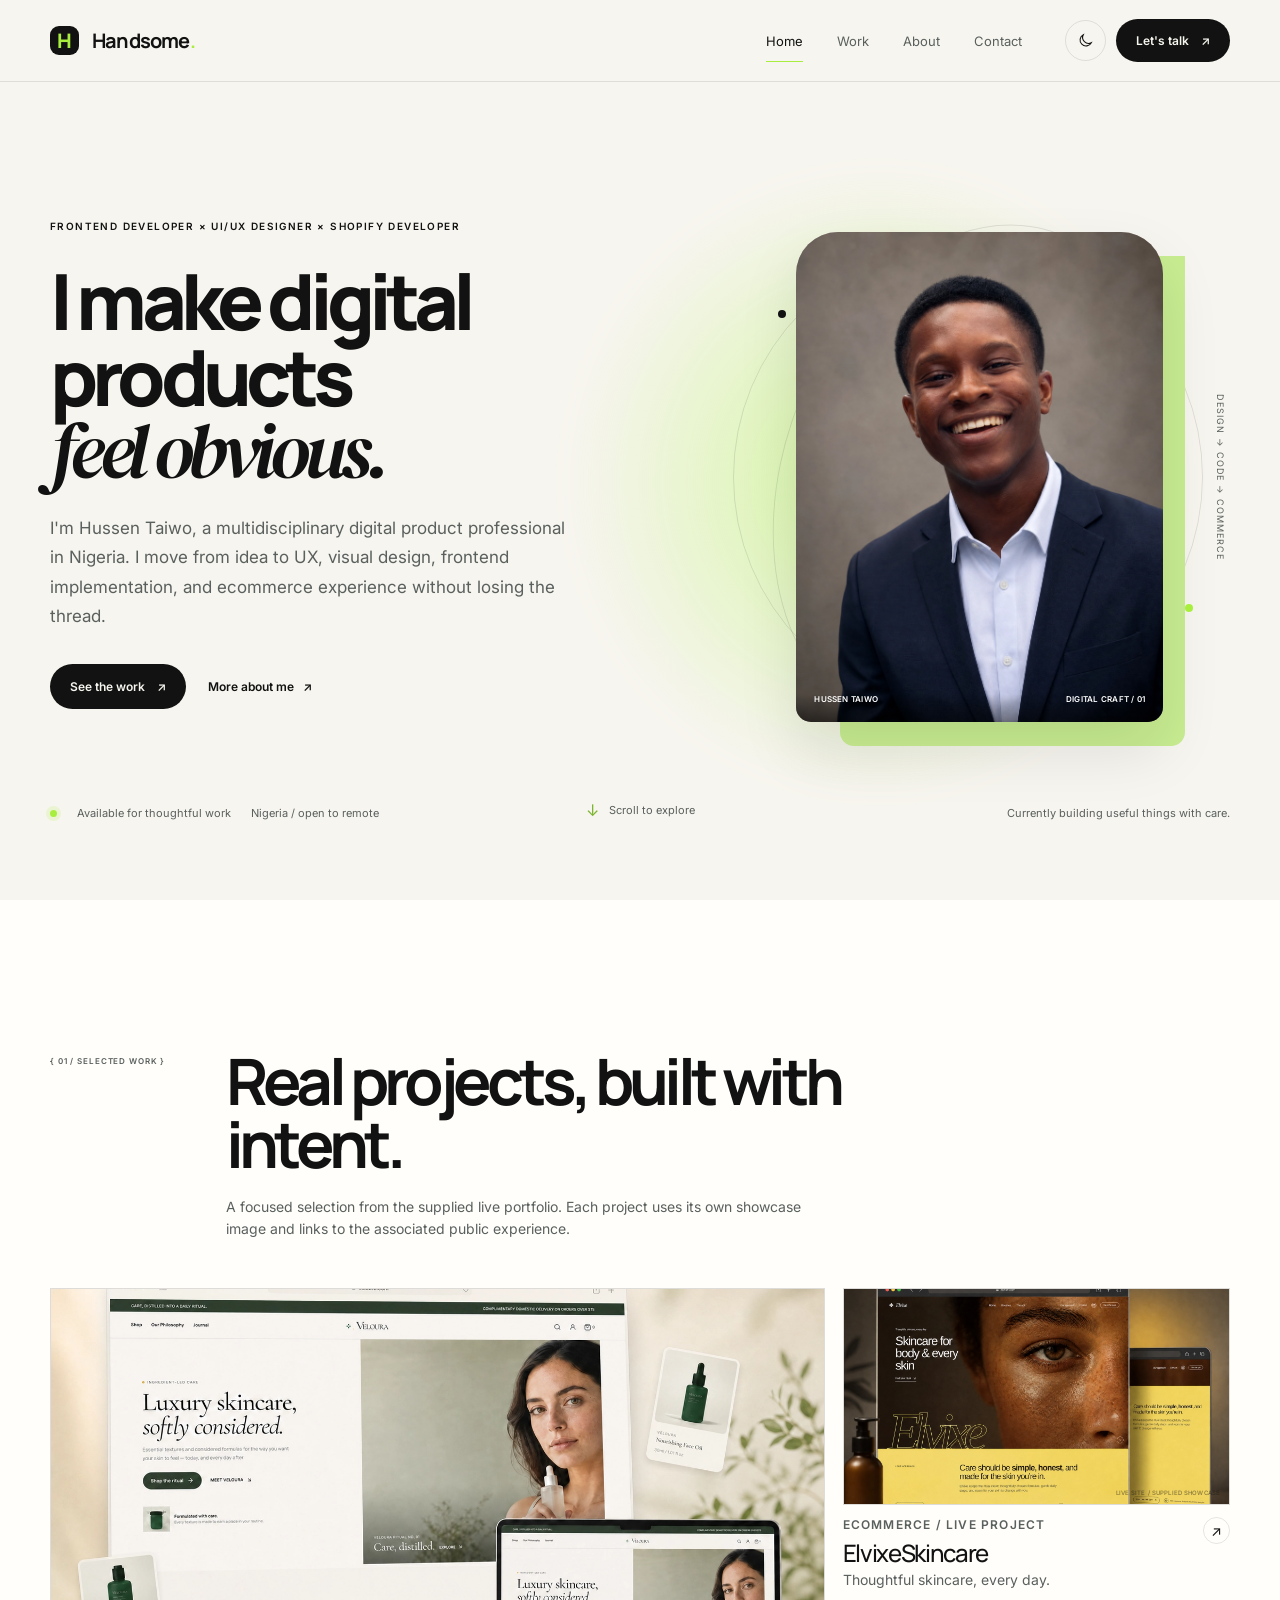
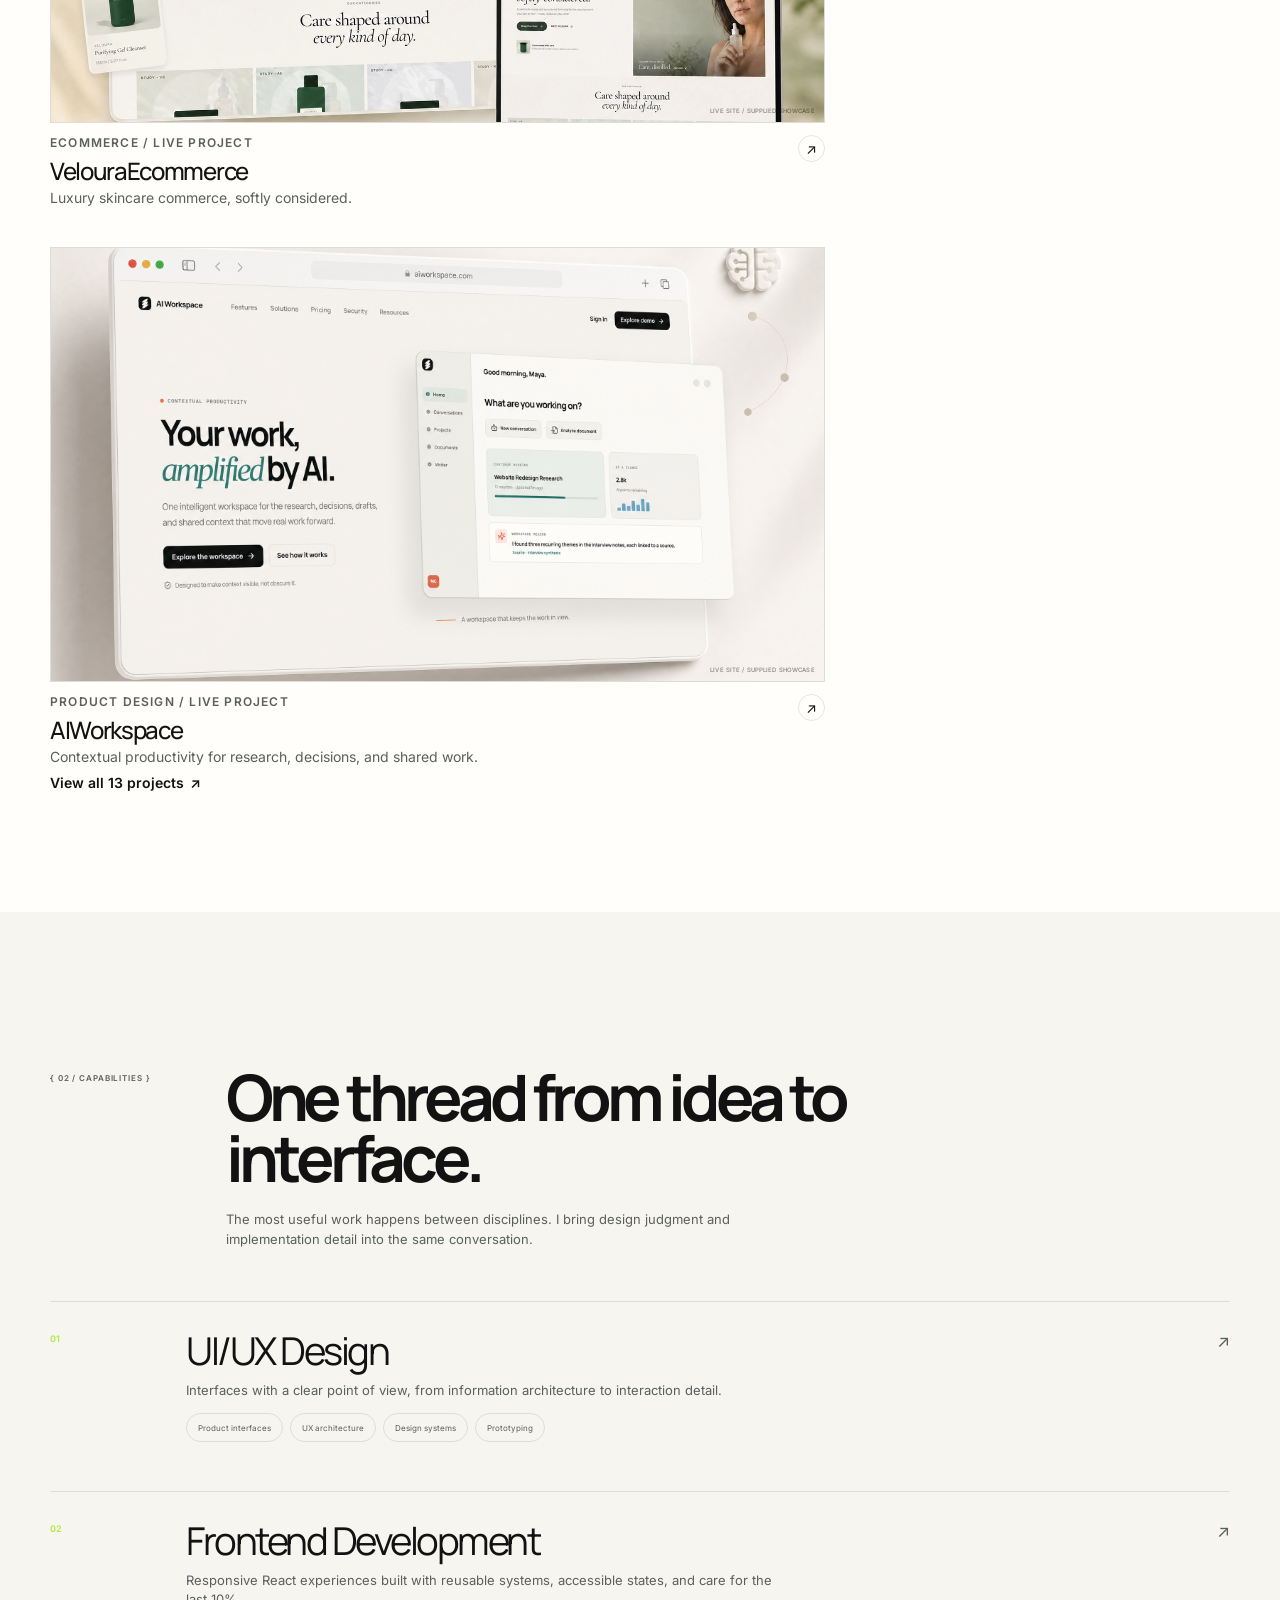
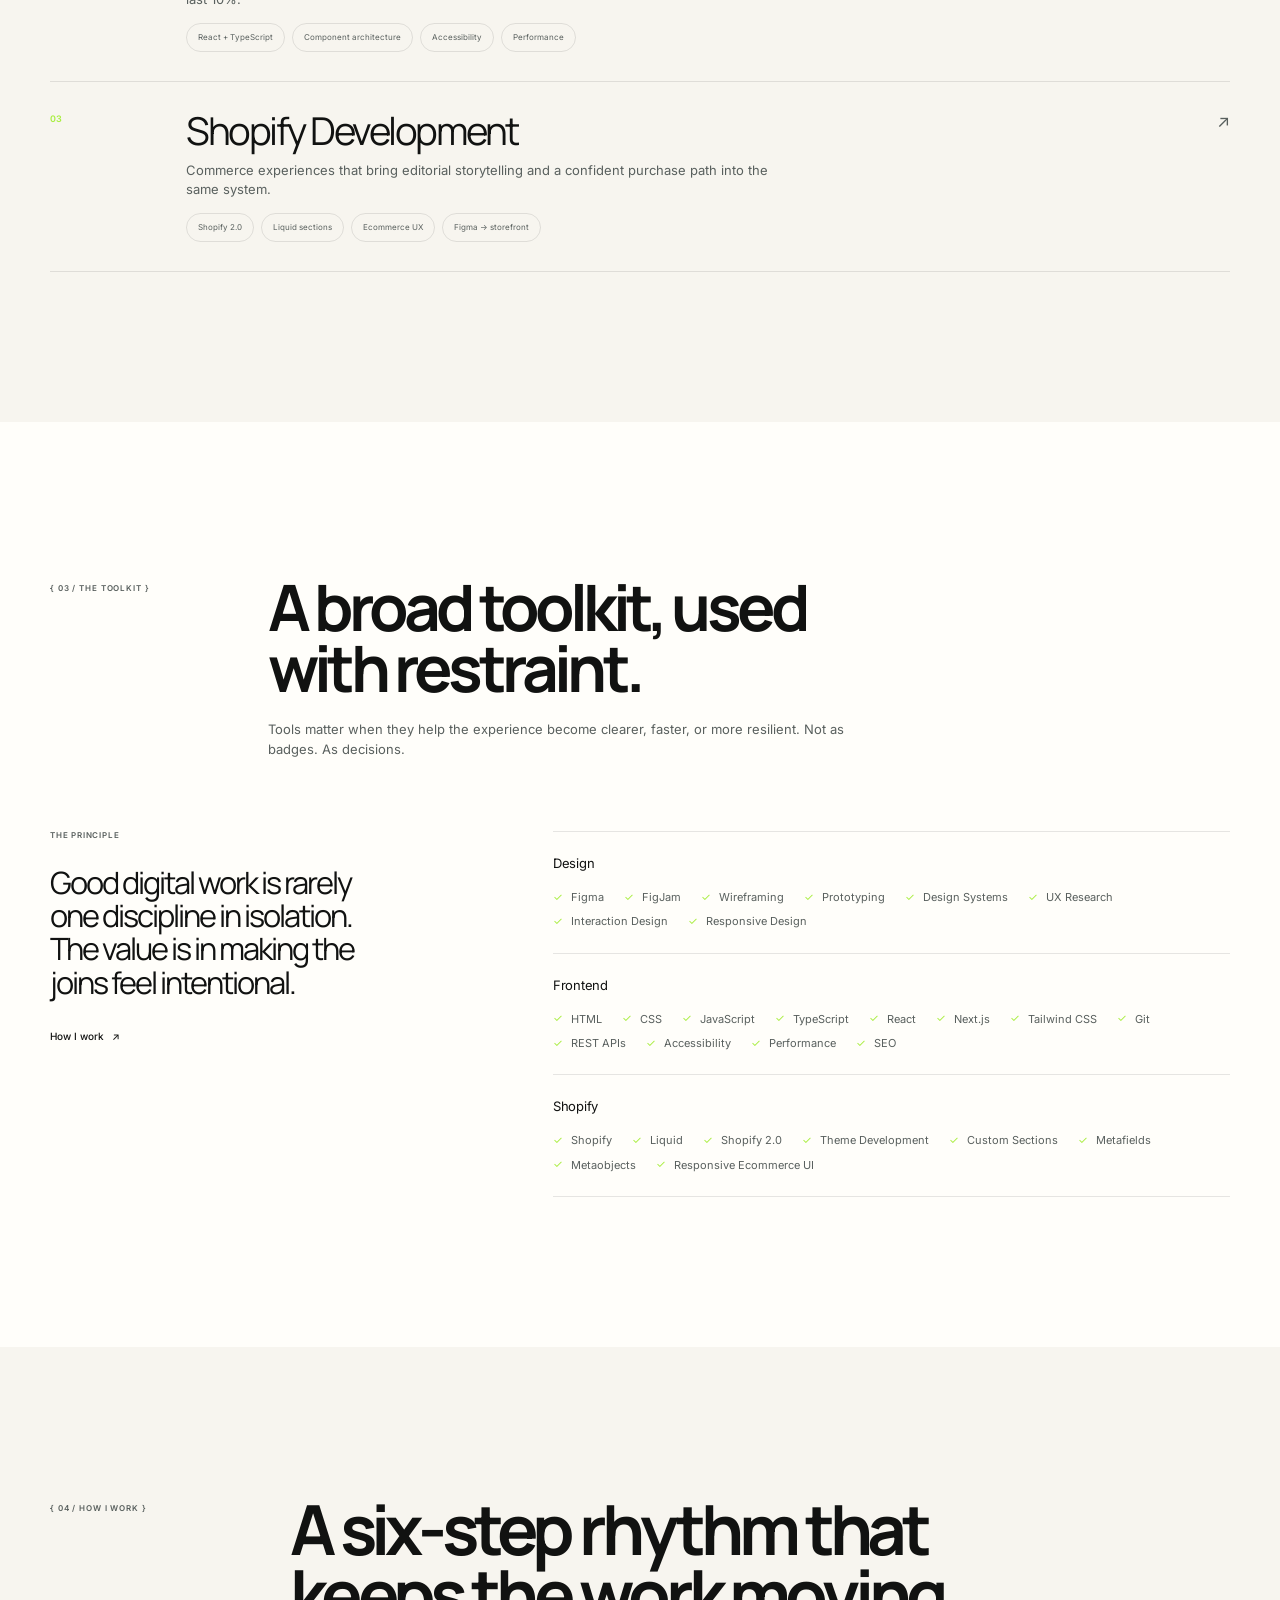
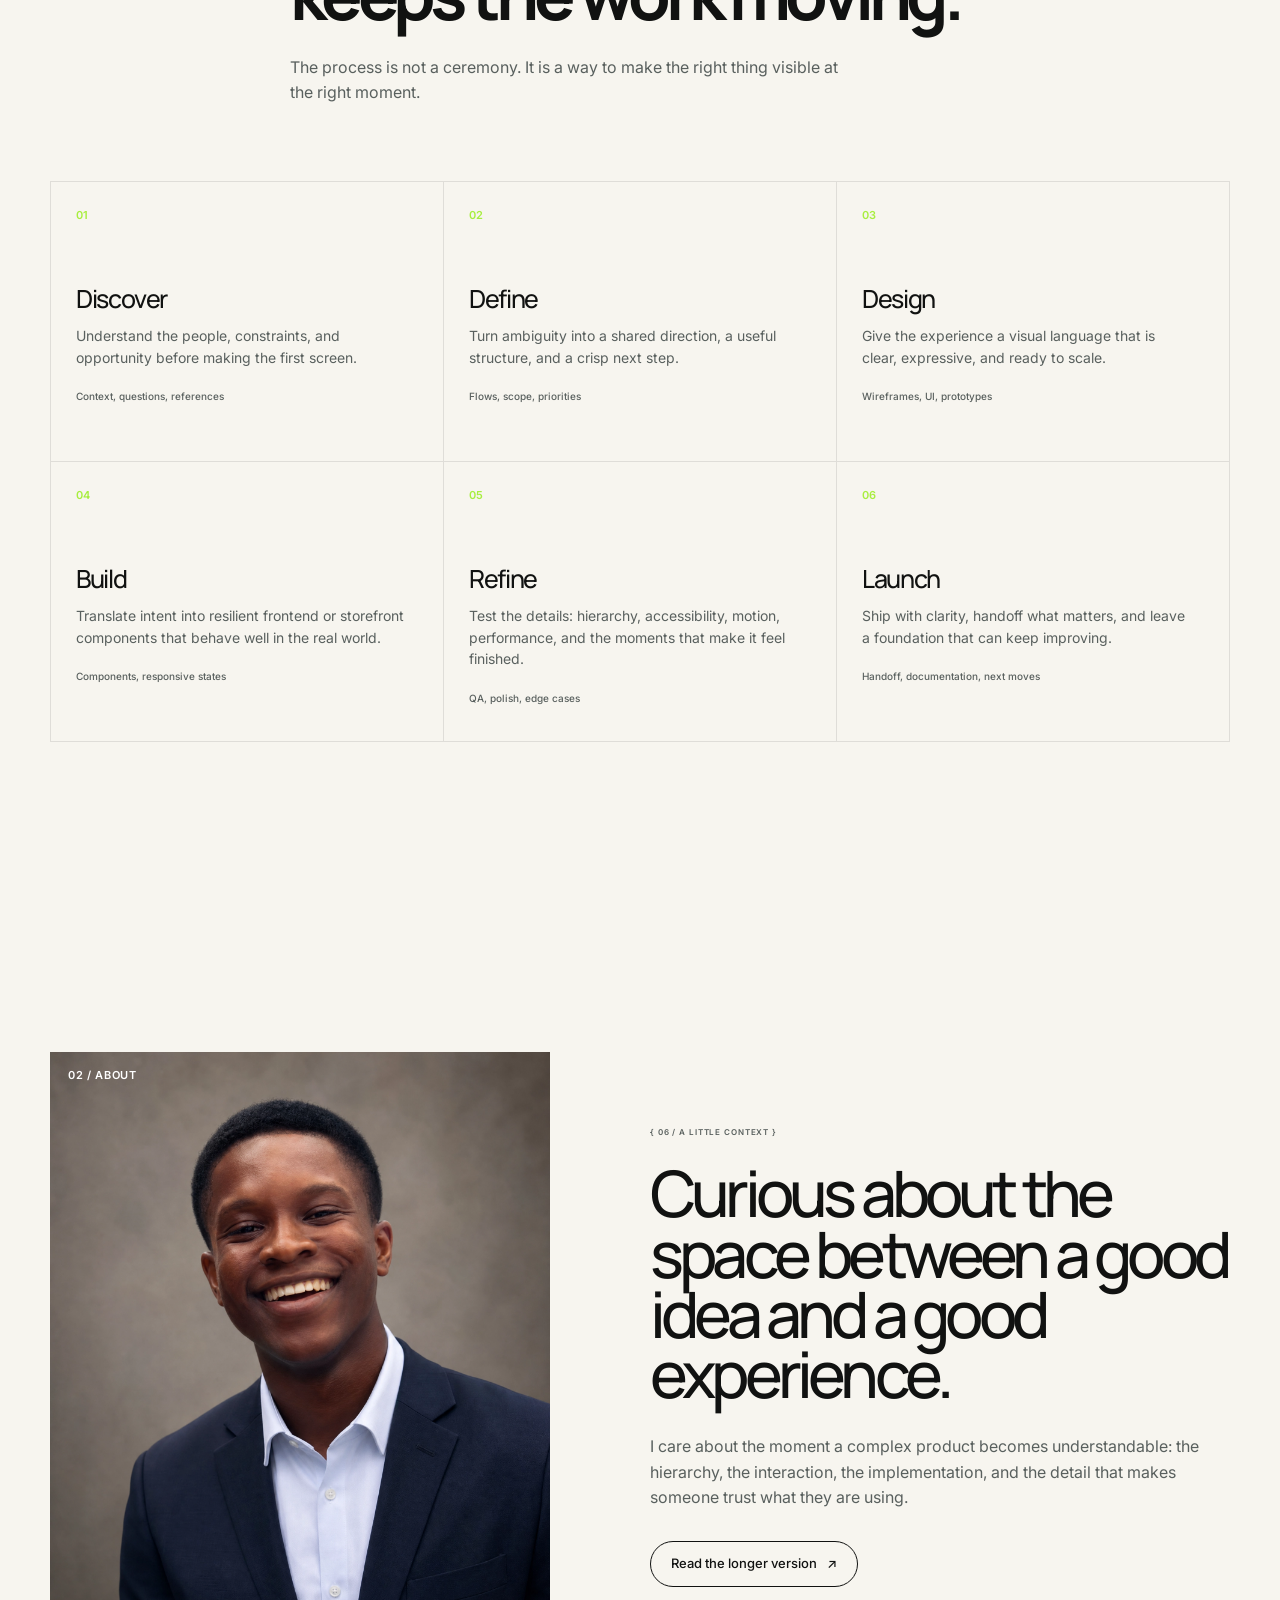
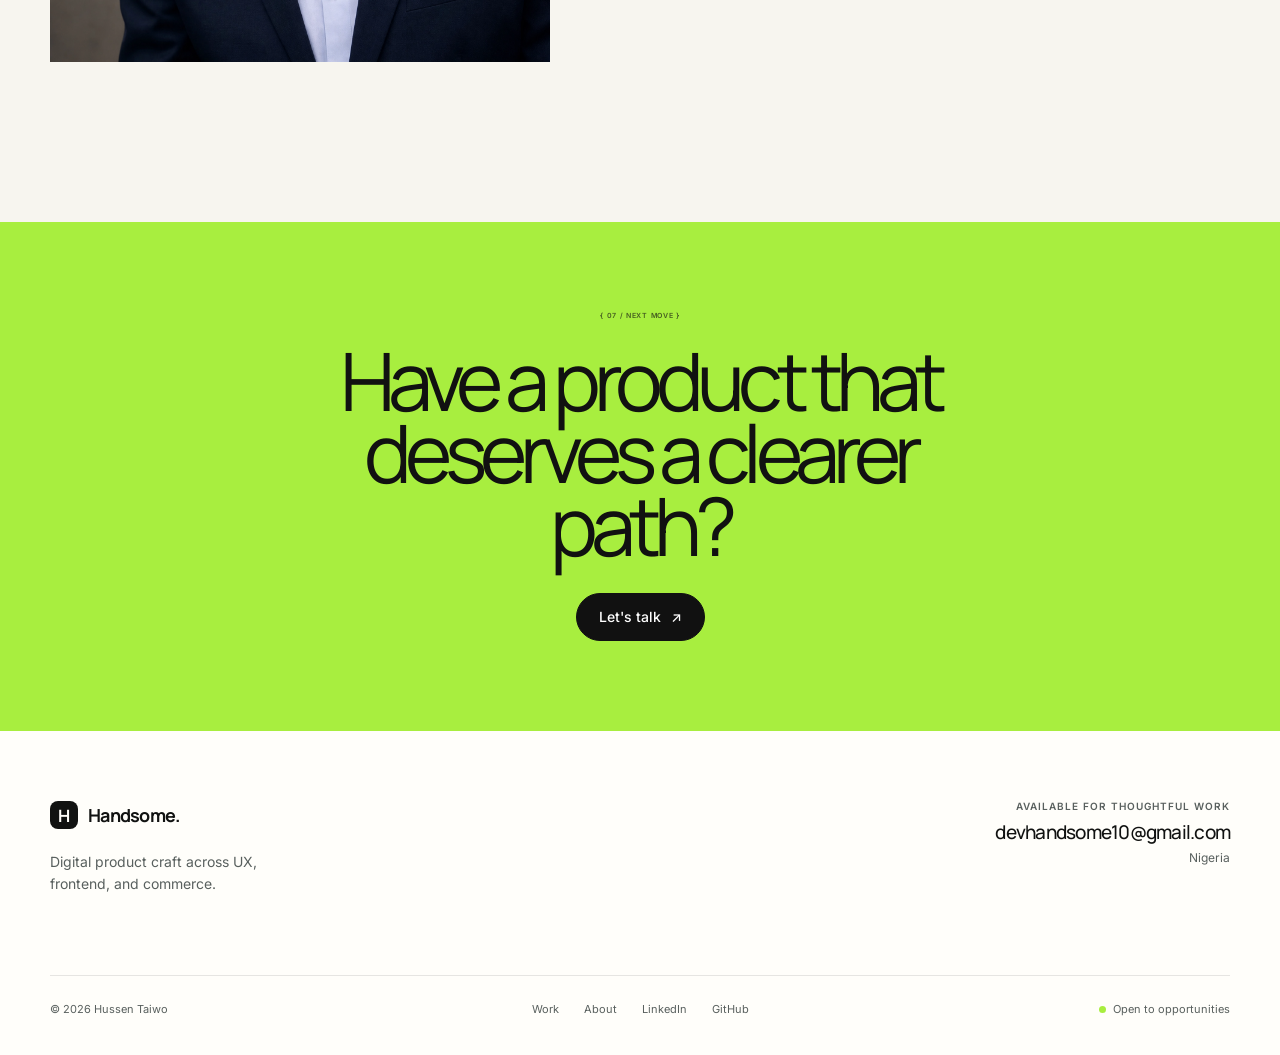
<file: index.html>
<!doctype html>
<html lang="en" data-theme="light">
  <head>
    <meta charset="UTF-8" />

    <meta name="viewport" content="width=device-width, initial-scale=1.0" />

    <meta
      name="description"
      content="Hussen Taiwo — UI/UX Designer, Frontend Developer and Shopify Developer."
    />

    <meta name="theme-color" content="#f7f5ef" />

    <title>Handsome. — Hussen Taiwo</title>

    <!-- Google Fonts -->
    <link rel="preconnect" href="https://fonts.googleapis.com" />
    <link rel="preconnect" href="https://fonts.gstatic.com" crossorigin />

    <link
      href="https://fonts.googleapis.com/css2?family=DM+Serif+Display:ital@0;1&family=Inter:wght@400;500;600&family=Manrope:wght@400;500;600;700;800&display=swap"
      rel="stylesheet"
    />

    <link rel="stylesheet" href="css/style.css" />
    <script src="js/script.js" defer></script>
  </head>

  <body>
    <!-- Accessibility -->
    <a class="skip-link" href="#main-content"> Skip to content </a>

    <!-- =========================
       HEADER
  ========================== -->
    <header class="site-header">
      <div class="container nav-shell">
        <!-- Logo -->
        <a class="brand" href="/" aria-label="Handsome. home">
          <span class="brand-mark" aria-hidden="true"> H </span>

          <span class="brand-name"> Handsome<span>.</span> </span>
        </a>

        <!-- Desktop Navigation -->
        <nav class="desktop-nav" aria-label="Primary navigation">
          <a class="nav-link is-active" href="/"> Home </a>

          <a class="nav-link" href="/work.html"> Work </a>

          <a class="nav-link" href="/about.html"> About </a>

          <a class="nav-link" href="/contact.html"> Contact </a>
        </nav>

        <!-- Header Actions -->
        <div class="nav-actions">
          <!-- Theme Toggle -->
          <button
            class="theme-toggle"
            type="button"
            aria-label="Switch to dark mode"
            aria-pressed="false"
          >
            <!-- Moon -->
            <svg
              class="theme-icon theme-icon-moon"
              viewBox="0 0 24 24"
              aria-hidden="true"
            >
              <path
                d="M20.2 15.1A8.4 8.4 0 0 1 8.9 3.8a8.4 8.4 0 1 0 11.3 11.3Z"
              />
            </svg>

            <!-- Sun -->
            <svg
              class="theme-icon theme-icon-sun"
              viewBox="0 0 24 24"
              aria-hidden="true"
            >
              <circle cx="12" cy="12" r="3.2" />
              <path
                d="M12 2v2.1M12 19.9V22M4.93 4.93l1.49 1.49M17.58 17.58l1.49 1.49M2 12h2.1M19.9 12H22M4.93 19.07l1.49-1.49M17.58 6.42l1.49-1.49"
              />
            </svg>
          </button>

          <!-- Let's Talk -->
          <a class="talk-button" href="/contact.html">
            <span>Let's talk</span>
            <span aria-hidden="true">↗</span>
          </a>

          <!-- Mobile Menu Button -->
          <button
            class="menu-toggle"
            type="button"
            aria-label="Open navigation menu"
            aria-expanded="false"
            aria-controls="mobile-menu"
          >
            <span></span>
            <span></span>
          </button>
        </div>
      </div>
    </header>

    <!-- =========================
       MOBILE MENU
  ========================== -->

    <div class="mobile-menu" id="mobile-menu" aria-hidden="true">
      <div class="mobile-menu-inner">
        <div class="mobile-menu-top">
          <span> FOLIO / NAVIGATION </span>

          <button
            class="menu-close"
            type="button"
            aria-label="Close navigation menu"
          >
            <svg viewBox="0 0 24 24" aria-hidden="true">
              <path d="M6 6l12 12M18 6 6 18" />
            </svg>
          </button>
        </div>

        <nav class="mobile-nav" aria-label="Mobile navigation">
          <a class="mobile-nav-link is-active" href="/">
            <span class="mobile-index">01</span>
            <span>Home</span>
          </a>

          <a class="mobile-nav-link" href="/work.html">
            <span class="mobile-index">02</span>
            <span>Work</span>
          </a>

          <a class="mobile-nav-link" href="/about.html">
            <span class="mobile-index">03</span>
            <span>About</span>
          </a>

          <a class="mobile-nav-link" href="/contact.html">
            <span class="mobile-index">04</span>
            <span>Contact</span>
          </a>
        </nav>

        <div class="mobile-menu-footer">
          <span>Nigeria</span>

          <a href="mailto:devhandsome10@gmail.com"> devhandsome10@gmail.com </a>
        </div>
      </div>
    </div>

    <!-- =========================
       MAIN
  ========================== -->

    <main id="main-content">
      <section class="hero" aria-labelledby="hero-title">
        <!-- Background Glow -->
        <div class="hero-glow" aria-hidden="true"></div>

        <div class="container hero-grid">
          <!-- =====================
             HERO COPY
        ====================== -->

          <div class="hero-copy">
            <p class="eyebrow">
              FRONTEND DEVELOPER × UI/UX DESIGNER × SHOPIFY DEVELOPER
            </p>

            <h1 id="hero-title">
              I make digital
              <br />

              products
              <br />

              <em>feel obvious.</em>
            </h1>

            <p class="hero-description">
              I'm Hussen Taiwo, a multidisciplinary digital product professional
              in Nigeria. I move from idea to UX, visual design, frontend
              implementation, and ecommerce experience without losing the
              thread.
            </p>

            <div class="hero-actions">
              <a class="primary-button" href="/work.html">
                <span>See the work</span>
                <span aria-hidden="true">↗</span>
              </a>

              <a class="text-link" href="/about.html">
                <span>More about me</span>
                <span aria-hidden="true">↗</span>
              </a>
            </div>
          </div>

          <!-- =====================
             HERO VISUAL
        ====================== -->

          <div class="hero-visual" aria-label="Portrait of Hussen Taiwo">
            <!-- Orbit -->
            <div class="orbit orbit-one" aria-hidden="true"></div>

            <div class="orbit orbit-two" aria-hidden="true"></div>

            <!-- Orbit dots -->
            <span class="orbit-dot orbit-dot-one" aria-hidden="true"></span>

            <span class="orbit-dot orbit-dot-two" aria-hidden="true"></span>

            <!-- Portrait Card -->
            <div class="hero-card">
              <div class="hero-card-image">
                <img
                  src="assets/images/hussen-portrait.png"
                  alt="Hussen Taiwo wearing a dark suit and white shirt"
                />

                <div class="hero-card-meta">
                  <span> HUSSEN TAIWO </span>

                  <span> DIGITAL CRAFT / 01 </span>
                </div>
              </div>

              <!-- Green offset card -->
              <div class="hero-card-offset" aria-hidden="true"></div>
            </div>

            <!-- Vertical text -->
            <p class="visual-label" aria-hidden="true">
              DESIGN → CODE → COMMERCE
            </p>
          </div>
        </div>

        <!-- =====================
           HERO FOOTER
      ====================== -->

        <div class="container hero-bottom">
          <div class="availability">
            <span class="availability-dot" aria-hidden="true"></span>

            <span> Available for thoughtful work </span>

            <span> Nigeria / open to remote </span>
          </div>

          <p class="scroll-cue">
            <span aria-hidden="true"> ↓ </span>

            <span> Scroll to explore </span>
          </p>

          <p class="hero-note">Currently building useful things with care.</p>
        </div>
      </section>
      <!-- =========================================
     WORK SECTION
========================================= -->

      <section class="work-section" id="work" aria-labelledby="work-title">
        <div class="container work-container">
          <!-- Section introduction -->
          <div class="work-intro work-reveal">
            <p class="section-index">{ 01 / SELECTED WORK }</p>

            <div class="work-intro-content">
              <h2 id="work-title">
                Real projects, built with
                <br />
                intent.
              </h2>

              <p class="work-intro-description">
                A focused selection from the supplied live portfolio. Each
                project uses its own showcase image and links to the associated
                public experience.
              </p>
            </div>
          </div>

          <!-- Project grid -->
          <div class="work-grid">
            <!-- =========================
           VELOURA
      ========================== -->

            <article class="project-card project-card-large work-reveal">
              <a
                class="project-image-link"
                href="https://velourashop-4QQ7WTS.manus.space/"
                target="_blank"
                rel="noopener noreferrer"
                aria-label="View VelouraEcommerce project"
              >
                <div class="project-image">
                  <img
                    src="assets/images/portfolio_2_veloura_nobadge.png"
                    alt="VelouraEcommerce luxury skincare ecommerce website"
                    loading="lazy"
                  />

                  <span class="project-image-note">
                    LIVE SITE / SUPPLIED SHOWCASE
                  </span>
                </div>
              </a>

              <div class="project-info">
                <div class="project-copy">
                  <p class="project-category">ECOMMERCE / LIVE PROJECT</p>

                  <h3>VelouraEcommerce</h3>

                  <p class="project-description">
                    Luxury skincare commerce, softly considered.
                  </p>
                </div>

                <a
                  class="project-arrow"
                  href="https://velourashop-4QQ7WTS.manus.space/"
                  target="_blank"
                  rel="noopener noreferrer"
                  aria-label="Open VelouraEcommerce"
                >
                  <span aria-hidden="true">↗</span>
                </a>
              </div>
            </article>

            <!-- =========================
           ELVIXE
      ========================== -->

            <article class="project-card project-card-small work-reveal">
              <a
                class="project-image-link"
                href="https://elvixesk-in-hyfdqpxh.manus.space/"
                target="_blank"
                rel="noopener noreferrer"
                aria-label="View ElvixeSkincare project"
              >
                <div class="project-image">
                  <img
                    src="assets/images/portfolio_3_elvixe_nobadge.png"
                    alt="ElvixeSkincare ecommerce website"
                    loading="lazy"
                  />

                  <span class="project-image-note">
                    LIVE SITE / SUPPLIED SHOWCASE
                  </span>
                </div>
              </a>

              <div class="project-info">
                <div class="project-copy">
                  <p class="project-category">ECOMMERCE / LIVE PROJECT</p>

                  <h3>ElvixeSkincare</h3>

                  <p class="project-description">
                    Thoughtful skincare, every day.
                  </p>
                </div>

                <a
                  class="project-arrow"
                  href="https://elvixesk-in-hyfdqpxh.manus.space/"
                  target="_blank"
                  rel="noopener noreferrer"
                  aria-label="Open ElvixeSkincare"
                >
                  <span aria-hidden="true">↗</span>
                </a>
              </div>
            </article>

            <!-- =========================
           AI WORKSPACE
      ========================== -->

            <article
              class="project-card project-card-large project-card-ai work-reveal"
            >
              <a
                class="project-image-link"
                href="https://aiworkspa-nzdo48cx.manus.space/"
                target="_blank"
                rel="noopener noreferrer"
                aria-label="View AIWorkspace project"
              >
                <div class="project-image">
                  <img
                    src="assets/images/portfolio_4_aiworkspace.png"
                    alt="AIWorkspace productivity SaaS interface"
                    loading="lazy"
                  />

                  <span class="project-image-note">
                    LIVE SITE / SUPPLIED SHOWCASE
                  </span>
                </div>
              </a>

              <div class="project-info">
                <div class="project-copy">
                  <p class="project-category">PRODUCT DESIGN / LIVE PROJECT</p>

                  <h3>AIWorkspace</h3>

                  <p class="project-description">
                    Contextual productivity for research, decisions, and shared
                    work.
                  </p>

                  <a class="view-all-projects" href="/work.html">
                    <span>View all 13 projects</span>
                    <span aria-hidden="true">↗</span>
                  </a>
                </div>

                <a
                  class="project-arrow"
                  href="https://aiworkspa-nzdo48cx.manus.space/"
                  target="_blank"
                  rel="noopener noreferrer"
                  aria-label="Open AIWorkspace"
                >
                  <span aria-hidden="true">↗</span>
                </a>
              </div>
            </article>
          </div>
        </div>
      </section>

      <!-- =========================================
     CAPABILITIES / SKILLS SECTION
========================================= -->

      <section
        class="capabilities-section"
        id="capabilities"
        aria-labelledby="capabilities-title"
      >
        <div class="container capabilities-container">
          <!-- Section heading -->
          <div class="capabilities-intro capabilities-reveal">
            <p class="section-index">{ 02 / CAPABILITIES }</p>

            <div class="capabilities-heading">
              <h2 id="capabilities-title">
                One thread from idea to
                <br />
                interface.
              </h2>

              <p>
                The most useful work happens between disciplines. I bring design
                judgment and implementation detail into the same conversation.
              </p>
            </div>
          </div>

          <!-- Capability list -->
          <div class="capability-list" data-capability-list>
            <!-- =========================
           UI / UX DESIGN
      ========================== -->

            <article
              class="capability-item capabilities-reveal"
              tabindex="0"
              data-capability
            >
              <div class="capability-number">01</div>

              <div class="capability-content">
                <h3>UI/UX Design</h3>

                <p>
                  Interfaces with a clear point of view, from information
                  architecture to interaction detail.
                </p>

                <div class="capability-tags">
                  <span>Product interfaces</span>

                  <span>UX architecture</span>

                  <span>Design systems</span>

                  <span>Prototyping</span>
                </div>
              </div>

              <span class="capability-arrow" aria-hidden="true"> ↗ </span>
            </article>

            <!-- =========================
           FRONTEND DEVELOPMENT
      ========================== -->

            <article
              class="capability-item capabilities-reveal"
              tabindex="0"
              data-capability
            >
              <div class="capability-number">02</div>

              <div class="capability-content">
                <h3>Frontend Development</h3>

                <p>
                  Responsive React experiences built with reusable systems,
                  accessible states, and care for the last 10%.
                </p>

                <div class="capability-tags">
                  <span>React + TypeScript</span>

                  <span>Component architecture</span>

                  <span>Accessibility</span>

                  <span>Performance</span>
                </div>
              </div>

              <span class="capability-arrow" aria-hidden="true"> ↗ </span>
            </article>

            <!-- =========================
           SHOPIFY DEVELOPMENT
      ========================== -->

            <article
              class="capability-item capabilities-reveal"
              tabindex="0"
              data-capability
            >
              <div class="capability-number">03</div>

              <div class="capability-content">
                <h3>Shopify Development</h3>

                <p>
                  Commerce experiences that bring editorial storytelling and a
                  confident purchase path into the same system.
                </p>

                <div class="capability-tags">
                  <span>Shopify 2.0</span>

                  <span>Liquid sections</span>

                  <span>Ecommerce UX</span>

                  <span>Figma → storefront</span>
                </div>
              </div>

              <span class="capability-arrow" aria-hidden="true"> ↗ </span>
            </article>
          </div>
        </div>
      </section>

      <!-- =========================================
     TOOLKIT SECTION
========================================= -->

      <section
        class="toolkit-section"
        id="toolkit"
        aria-labelledby="toolkit-title"
      >
        <div class="container toolkit-container">
          <div class="toolkit-heading toolkit-reveal">
            <p class="section-index">{ 03 / THE TOOLKIT }</p>

            <div class="toolkit-heading-content">
              <h2 id="toolkit-title">
                A broad toolkit, used
                <br />
                with restraint.
              </h2>

              <p>
                Tools matter when they help the experience become clearer,
                faster, or more resilient. Not as badges. As decisions.
              </p>
            </div>
          </div>

          <div class="toolkit-body">
            <!-- PRINCIPLE -->

            <div class="toolkit-principle toolkit-reveal">
              <p class="toolkit-label">THE PRINCIPLE</p>

              <p class="toolkit-principle-text">
                Good digital work is rarely one discipline in isolation. The
                value is in making the joins feel intentional.
              </p>

              <a class="toolkit-link" href="/about.html">
                <span>How I work</span>
                <span aria-hidden="true">↗</span>
              </a>
            </div>

            <!-- SKILLS -->

            <div class="toolkit-skills">
              <!-- DESIGN -->

              <div class="toolkit-group toolkit-reveal">
                <h3>Design</h3>

                <ul class="toolkit-list">
                  <li>Figma</li>
                  <li>FigJam</li>
                  <li>Wireframing</li>
                  <li>Prototyping</li>
                  <li>Design Systems</li>
                  <li>UX Research</li>
                  <li>Interaction Design</li>
                  <li>Responsive Design</li>
                </ul>
              </div>

              <!-- FRONTEND -->

              <div class="toolkit-group toolkit-reveal">
                <h3>Frontend</h3>

                <ul class="toolkit-list">
                  <li>HTML</li>
                  <li>CSS</li>
                  <li>JavaScript</li>
                  <li>TypeScript</li>
                  <li>React</li>
                  <li>Next.js</li>
                  <li>Tailwind CSS</li>
                  <li>Git</li>
                  <li>REST APIs</li>
                  <li>Accessibility</li>
                  <li>Performance</li>
                  <li>SEO</li>
                </ul>
              </div>

              <!-- SHOPIFY -->

              <div class="toolkit-group toolkit-reveal">
                <h3>Shopify</h3>

                <ul class="toolkit-list">
                  <li>Shopify</li>
                  <li>Liquid</li>
                  <li>Shopify 2.0</li>
                  <li>Theme Development</li>
                  <li>Custom Sections</li>
                  <li>Metafields</li>
                  <li>Metaobjects</li>
                  <li>Responsive Ecommerce UI</li>
                </ul>
              </div>
            </div>
          </div>
        </div>
      </section>

      <!-- =========================================
     PROCESS / HOW I WORK SECTION
========================================= -->

      <section
        class="process-section"
        id="process"
        aria-labelledby="process-title"
      >
        <div class="container process-container">
          <!-- Section heading -->
          <div class="process-heading process-reveal">
            <p class="section-index">{ 04 / HOW I WORK }</p>

            <div class="process-heading-content">
              <h2 id="process-title">
                A six-step rhythm that
                <br />
                keeps the work moving.
              </h2>

              <p>
                The process is not a ceremony. It is a way to make the right
                thing visible at the right moment.
              </p>
            </div>
          </div>

          <!-- Process grid -->
          <div class="process-grid">
            <!-- 01 DISCOVER -->
            <article class="process-card process-reveal">
              <span class="process-number"> 01 </span>

              <div class="process-card-content">
                <h3>Discover</h3>

                <p>
                  Understand the people, constraints, and opportunity before
                  making the first screen.
                </p>

                <span class="process-meta">
                  Context, questions, references
                </span>
              </div>
            </article>

            <!-- 02 DEFINE -->
            <article class="process-card process-reveal">
              <span class="process-number"> 02 </span>

              <div class="process-card-content">
                <h3>Define</h3>

                <p>
                  Turn ambiguity into a shared direction, a useful structure,
                  and a crisp next step.
                </p>

                <span class="process-meta"> Flows, scope, priorities </span>
              </div>
            </article>

            <!-- 03 DESIGN -->
            <article class="process-card process-reveal">
              <span class="process-number"> 03 </span>

              <div class="process-card-content">
                <h3>Design</h3>

                <p>
                  Give the experience a visual language that is clear,
                  expressive, and ready to scale.
                </p>

                <span class="process-meta"> Wireframes, UI, prototypes </span>
              </div>
            </article>

            <!-- 04 BUILD -->
            <article class="process-card process-reveal">
              <span class="process-number"> 04 </span>

              <div class="process-card-content">
                <h3>Build</h3>

                <p>
                  Translate intent into resilient frontend or storefront
                  components that behave well in the real world.
                </p>

                <span class="process-meta">
                  Components, responsive states
                </span>
              </div>
            </article>

            <!-- 05 REFINE -->
            <article class="process-card process-reveal">
              <span class="process-number"> 05 </span>

              <div class="process-card-content">
                <h3>Refine</h3>

                <p>
                  Test the details: hierarchy, accessibility, motion,
                  performance, and the moments that make it feel finished.
                </p>

                <span class="process-meta"> QA, polish, edge cases </span>
              </div>
            </article>

            <!-- 06 LAUNCH -->
            <article class="process-card process-reveal">
              <span class="process-number"> 06 </span>

              <div class="process-card-content">
                <h3>Launch</h3>

                <p>
                  Ship with clarity, handoff what matters, and leave a
                  foundation that can keep improving.
                </p>

                <span class="process-meta">
                  Handoff, documentation, next moves
                </span>
              </div>
            </article>
          </div>
        </div>
      </section>

      <!-- =========================================
     CONTEXT / A LITTLE CONTEXT
========================================= -->

      <section
        class="context-section"
        id="context"
        aria-labelledby="context-title"
      >
        <div class="container context-container">
          <!-- Portrait -->
          <div class="context-portrait context-reveal">
            <div class="context-image-wrap">
              <span class="context-image-label"> 02 / ABOUT </span>

              <img
                src="assets/images/hussen-portrait.png"
                alt="Hussen Taiwo"
                class="context-image"
                loading="lazy"
              />
            </div>
          </div>

          <!-- Context copy -->
          <div class="context-content context-reveal">
            <p class="section-index">{ 06 / A LITTLE CONTEXT }</p>

            <h2 id="context-title">
              Curious about the
              <br />
              space between a good
              <br />
              idea and a good
              <br />
              experience.
            </h2>

            <p class="context-description">
              I care about the moment a complex product becomes understandable:
              the hierarchy, the interaction, the implementation, and the detail
              that makes someone trust what they are using.
            </p>

            <a href="about.html" class="context-button">
              <span>Read the longer version</span>
              <span aria-hidden="true">↗</span>
            </a>
          </div>
        </div>
      </section>

      <!-- =========================================
     TALK / NEXT MOVE
========================================= -->

      <section class="talk-section" id="talk" aria-labelledby="talk-title">
        <div class="container talk-container">
          <p class="talk-index talk-reveal">{ 07 / NEXT MOVE }</p>

          <h2 id="talk-title" class="talk-title talk-reveal">
            Have a product that
            <br />
            deserves a clearer
            <br />
            path?
          </h2>

          <a href="contact.html" class="talk-cta-button talk-reveal">
            <span>Let's talk</span>
            <span aria-hidden="true">↗</span>
          </a>
        </div>
      </section>
    </main>
    <!-- =========================================
     FOOTER
========================================= -->

    <footer class="site-footer" id="footer">
      <div class="container footer-container">
        <!-- Main footer information -->
        <div class="footer-main">
          <!-- Brand -->
          <div class="footer-brand">
            <a href="/" class="footer-logo" aria-label="Handsome. home">
              <span class="footer-logo-mark" aria-hidden="true"> H </span>

              <span> Handsome. </span>
            </a>

            <p class="footer-description">
              Digital product craft across UX, frontend, and commerce.
            </p>
          </div>

          <!-- Contact -->
          <div class="footer-contact">
            <p class="footer-contact-label">AVAILABLE FOR THOUGHTFUL WORK</p>

            <a href="mailto:devhandsome10@gmail.com" class="footer-email">
              devhandsome10@gmail.com
            </a>

            <p class="footer-location">Nigeria</p>
          </div>
        </div>

        <!-- Footer bottom -->
        <div class="footer-bottom">
          <p class="footer-copyright">© 2026 Hussen Taiwo</p>

          <nav class="footer-nav" aria-label="Footer navigation">
            <a href="work.html"> Work </a>

            <a href="about.html"> About </a>

            <a
              href="https://www.linkedin.com/"
              target="_blank"
              rel="noopener noreferrer"
            >
              LinkedIn
            </a>

            <a
              href="https://github.com/"
              target="_blank"
              rel="noopener noreferrer"
            >
              GitHub
            </a>
          </nav>

          <p class="footer-status">
            <span class="footer-status-dot" aria-hidden="true"></span>

            Open to opportunities
          </p>
        </div>
      </div>
    </footer>
  </body>
</html>
</file>
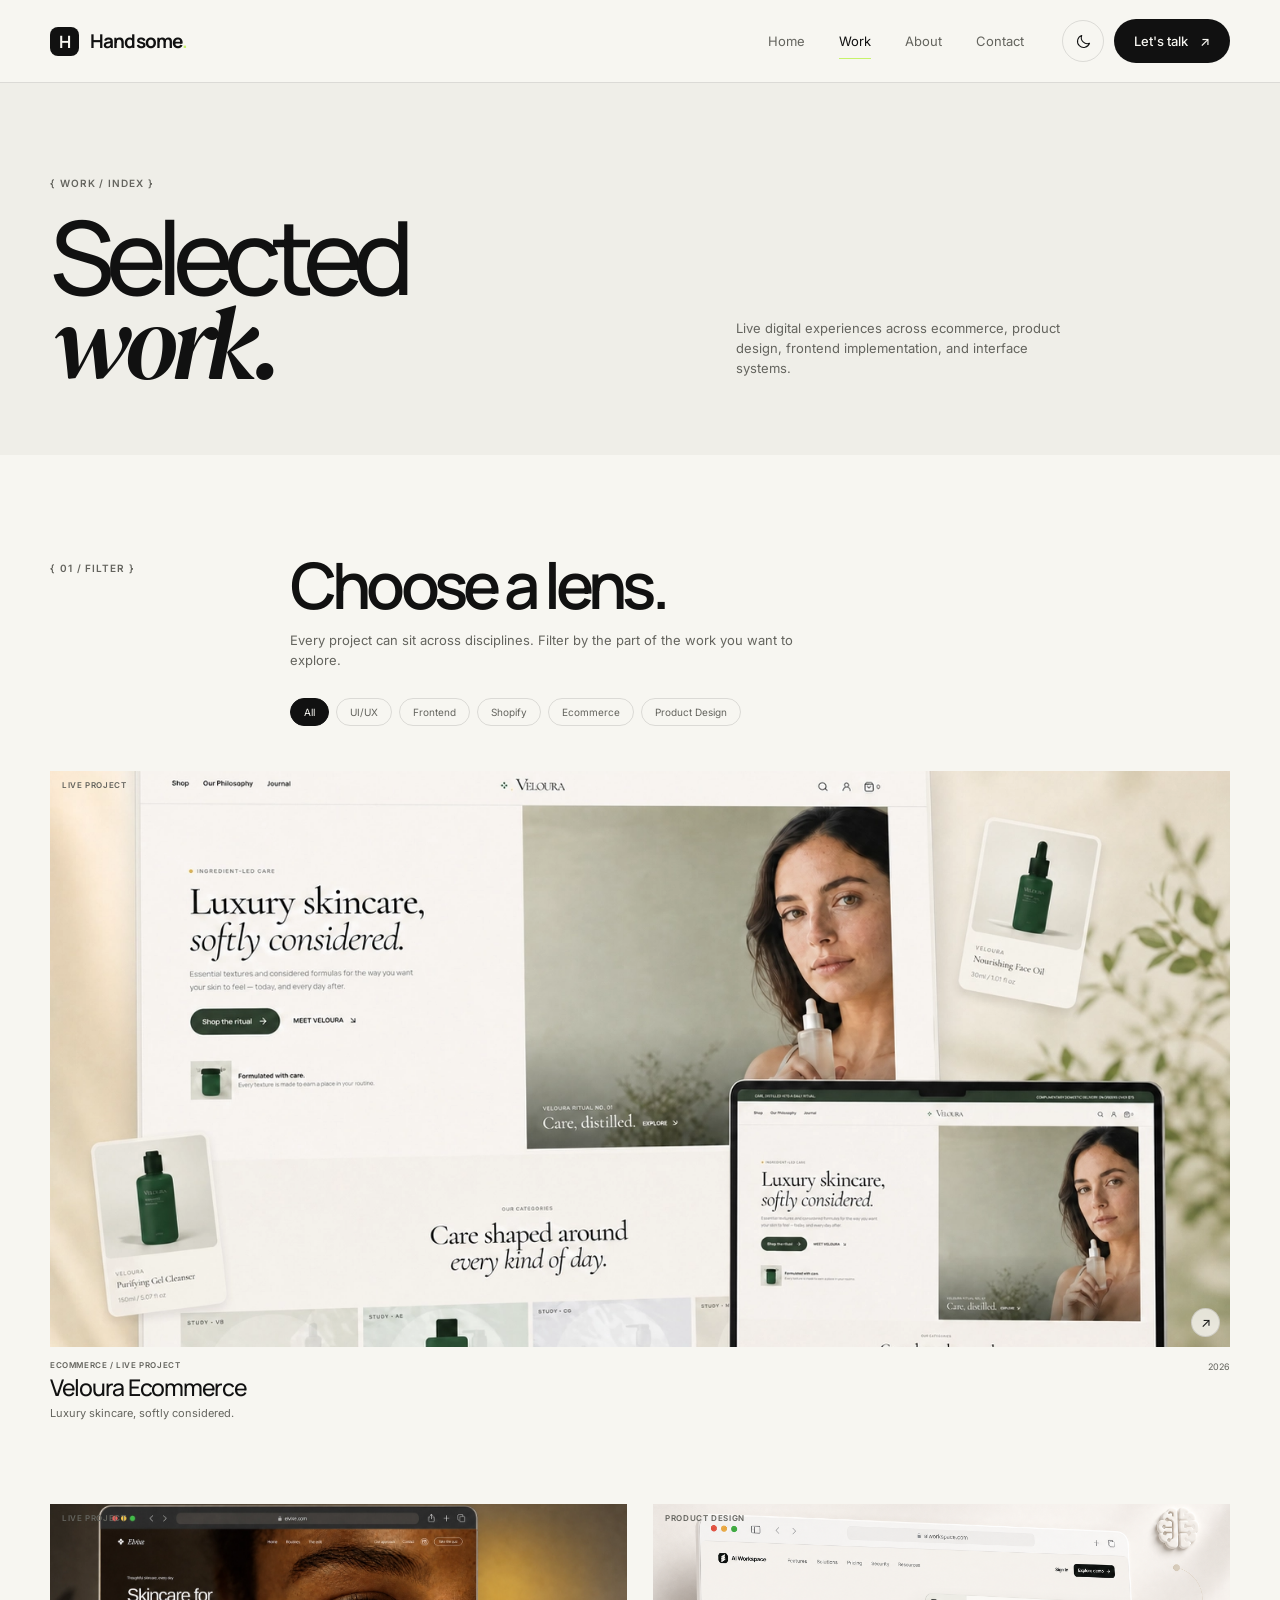
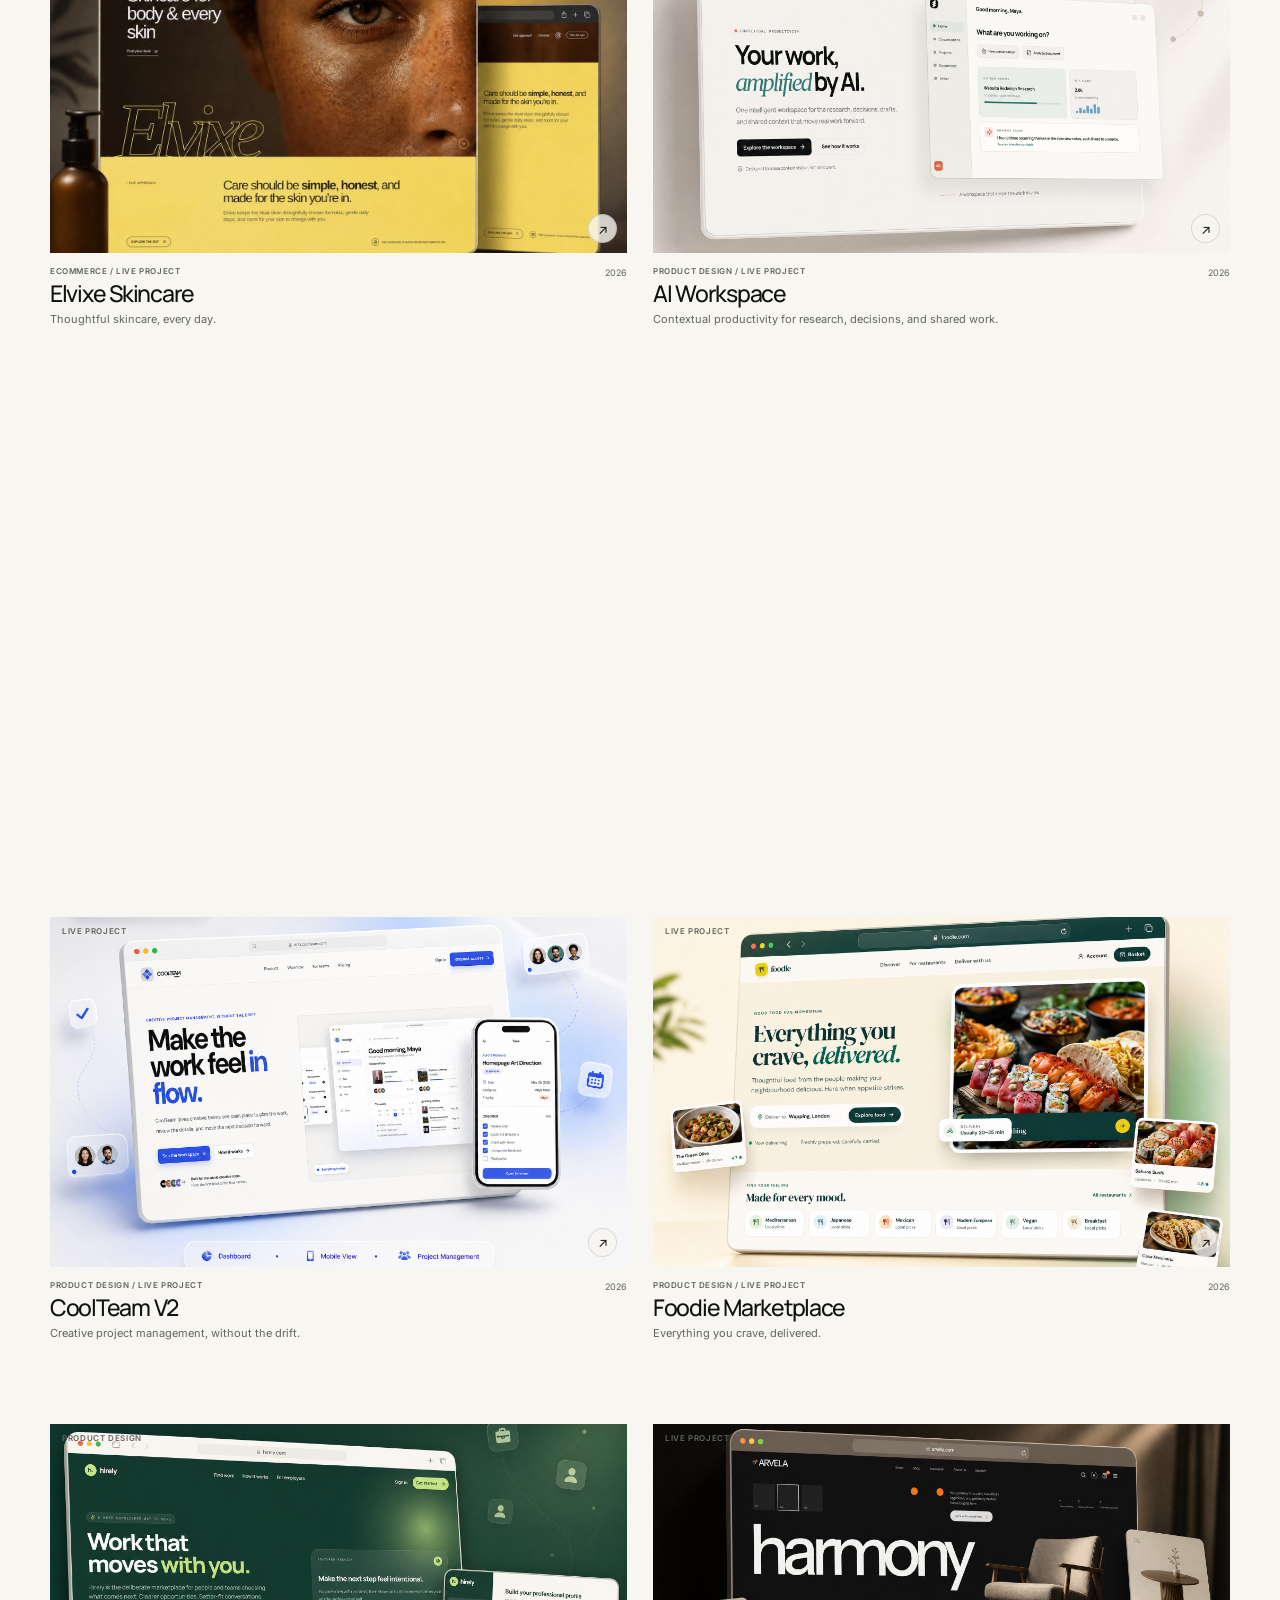
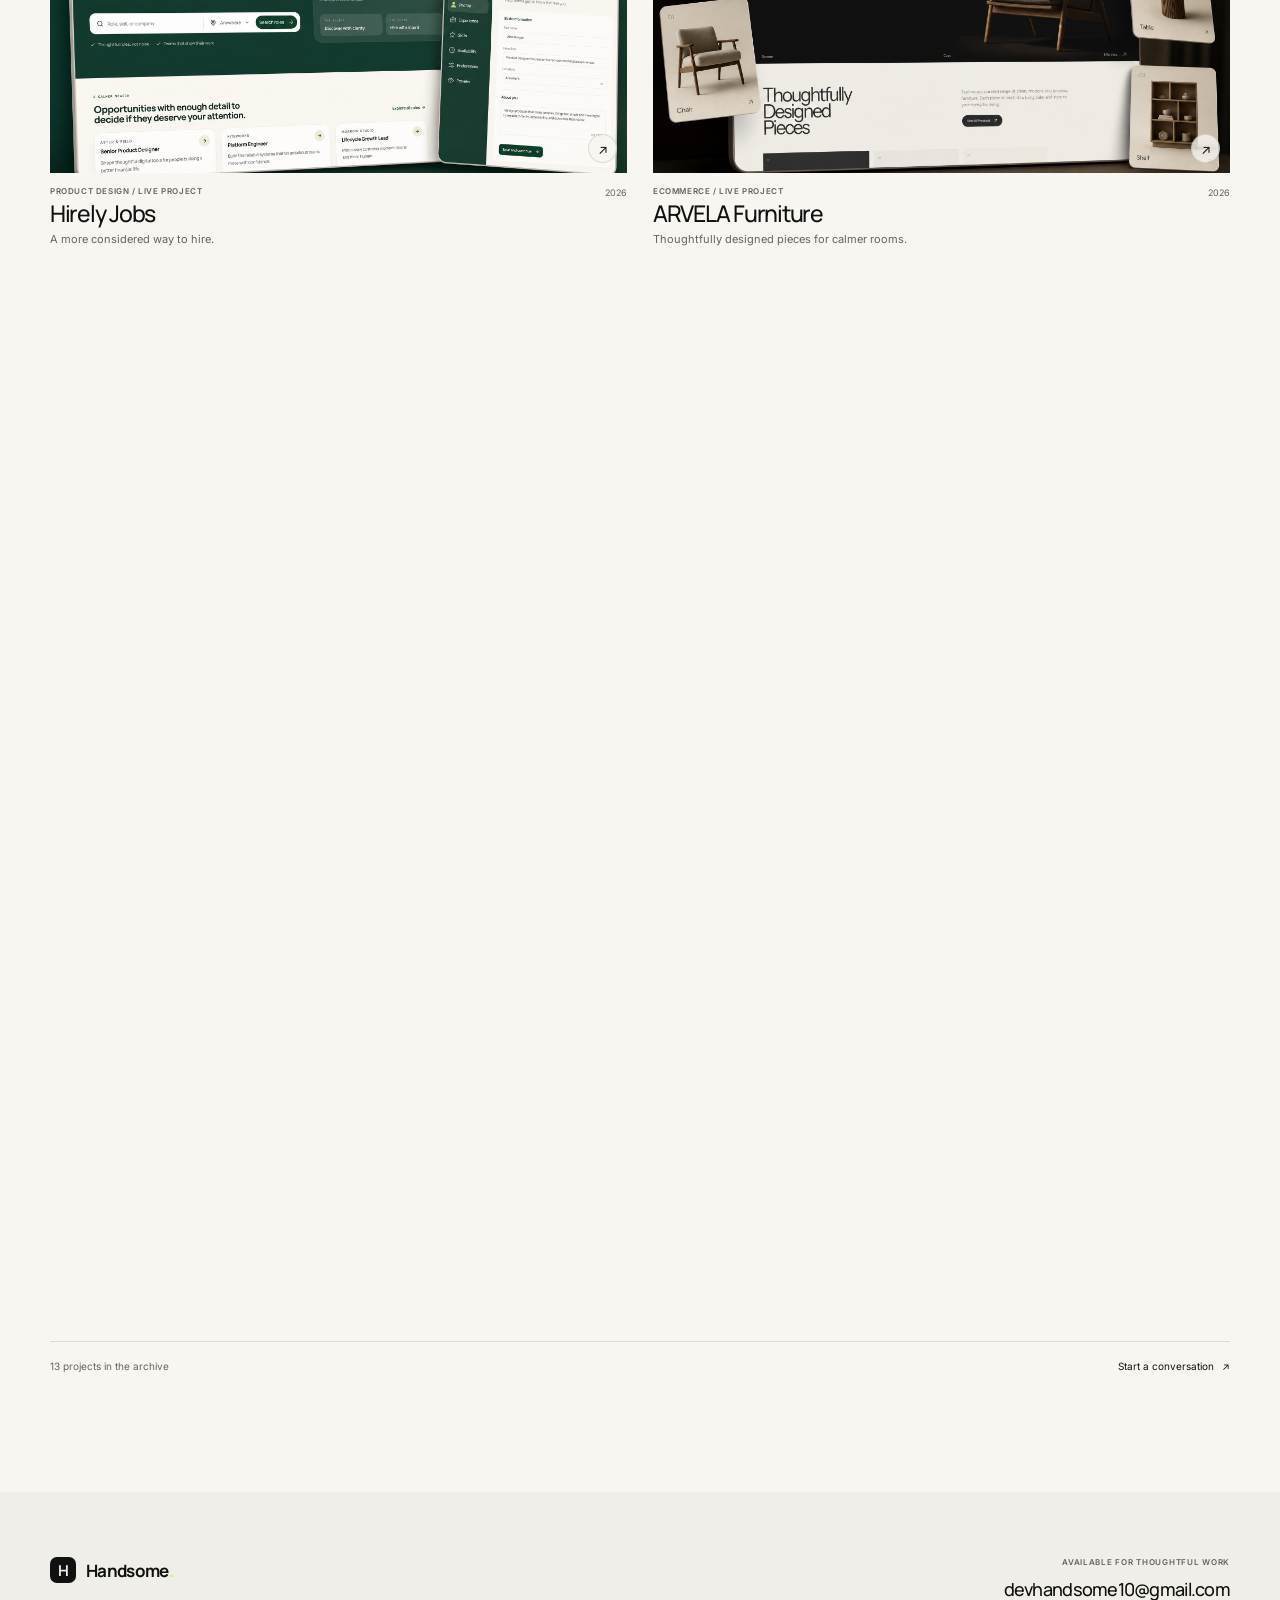
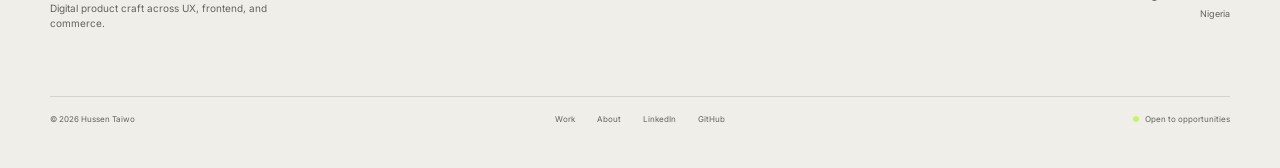
<file: work.html>
<!doctype html>
<html lang="en">
  <head>
    <meta charset="UTF-8" />

    <meta name="viewport" content="width=device-width, initial-scale=1.0" />

    <meta
      name="description"
      content="Selected work by Hussen Taiwo — digital product design, frontend development, Shopify and ecommerce experiences."
    />

    <meta name="author" content="Hussen Taiwo" />

    <title>Work — Handsome.</title>

    <!-- Google Fonts -->
    <link rel="preconnect" href="https://fonts.googleapis.com" />
    <link rel="preconnect" href="https://fonts.gstatic.com" crossorigin />

    <link
      href="https://fonts.googleapis.com/css2?family=DM+Serif+Display:ital@0;1&family=Inter:wght@400;500;600&family=Manrope:wght@400;500;600;700&display=swap"
      rel="stylesheet"
    />

    <link rel="stylesheet" href="css/work.css" />
  </head>

  <body>
    <!-- =========================================
       SITE HEADER
  ========================================== -->

    <header class="site-header">
      <div class="site-header-inner">
        <a class="site-logo" href="index.html" aria-label="Handsome. home">
          <span class="site-logo-mark" aria-hidden="true"> H </span>

          <span class="site-logo-text"> Handsome<span>.</span> </span>
        </a>

        <nav class="desktop-nav" aria-label="Primary navigation">
          <a href="index.html"> Home </a>

          <a href="work.html" class="is-active" aria-current="page"> Work </a>

          <a href="about.html"> About </a>

          <a href="contact.html"> Contact </a>
        </nav>

        <div class="header-actions">
          <button
            type="button"
            class="theme-toggle"
            aria-label="Switch to dark mode"
            aria-pressed="false"
          >
            <svg
              class="theme-icon theme-icon-moon"
              viewBox="0 0 24 24"
              aria-hidden="true"
            >
              <path d="M20.5 14.5A8.5 8.5 0 0 1 9.5 3.5a8.7 8.7 0 1 0 11 11Z" />
            </svg>

            <svg
              class="theme-icon theme-icon-sun"
              viewBox="0 0 24 24"
              aria-hidden="true"
            >
              <circle cx="12" cy="12" r="4"></circle>
              <path d="M12 2v2"></path>
              <path d="M12 20v2"></path>
              <path d="m4.93 4.93 1.41 1.41"></path>
              <path d="m17.66 17.66 1.41 1.41"></path>
              <path d="M2 12h2"></path>
              <path d="M20 12h2"></path>
              <path d="m6.34 17.66-1.41 1.41"></path>
              <path d="m19.07 4.93-1.41 1.41"></path>
            </svg>
          </button>

          <a href="contact.html" class="header-talk-button">
            <span>Let's talk</span>

            <span aria-hidden="true"> ↗ </span>
          </a>

          <button
            type="button"
            class="mobile-menu-toggle"
            aria-label="Open menu"
            aria-expanded="false"
            aria-controls="mobile-menu"
          >
            <span></span>
            <span></span>
            <span></span>
          </button>
        </div>
      </div>
    </header>

    <!-- =========================================
       MOBILE MENU
  ========================================== -->

    <aside id="mobile-menu" class="mobile-menu" aria-hidden="true">
      <div class="mobile-menu-inner">
        <div class="mobile-menu-top">
          <span class="mobile-menu-label"> Navigation </span>

          <button
            type="button"
            class="mobile-menu-close"
            aria-label="Close menu"
          >
            <span></span>
            <span></span>
          </button>
        </div>

        <nav class="mobile-nav" aria-label="Mobile navigation">
          <a href="index.html">
            <span>01</span>
            <strong>Home</strong>
            <i aria-hidden="true">↗</i>
          </a>

          <a href="work.html" class="is-active" aria-current="page">
            <span>02</span>
            <strong>Work</strong>
            <i aria-hidden="true">↗</i>
          </a>

          <a href="about.html">
            <span>03</span>
            <strong>About</strong>
            <i aria-hidden="true">↗</i>
          </a>

          <a href="contact.html">
            <span>04</span>
            <strong>Contact</strong>
            <i aria-hidden="true">↗</i>
          </a>
        </nav>

        <div class="mobile-menu-footer">
          <span> Nigeria / open to remote </span>

          <span> Available for thoughtful work </span>
        </div>
      </div>
    </aside>

    <main>
      <!-- =========================================
         WORK INTRO
    ========================================== -->

      <section class="work-intro" aria-labelledby="work-page-title">
        <div class="container work-intro-grid">
          <div class="work-intro-heading reveal">
            <span class="work-page-index"> { WORK / INDEX } </span>

            <h1 id="work-page-title">
              Selected
              <span>work.</span>
            </h1>
          </div>

          <div class="work-intro-copy reveal">
            <p>
              Live digital experiences across ecommerce, product design,
              frontend implementation, and interface systems.
            </p>
          </div>
        </div>
      </section>

      <!-- =========================================
         PROJECT ARCHIVE
    ========================================== -->

      <section class="archive-section" aria-labelledby="archive-title">
        <div class="container">
          <!-- Archive heading -->

          <div class="archive-header">
            <div class="archive-index">{ 01 / FILTER }</div>

            <div class="archive-heading-content reveal">
              <h2 id="archive-title">Choose a lens.</h2>

              <p>
                Every project can sit across disciplines. Filter by the part of
                the work you want to explore.
              </p>

              <!-- Filters -->

              <div
                class="project-filters"
                role="group"
                aria-label="Filter projects"
              >
                <button
                  type="button"
                  class="project-filter is-active"
                  data-filter="all"
                  aria-pressed="true"
                >
                  All
                </button>

                <button
                  type="button"
                  class="project-filter"
                  data-filter="uiux"
                  aria-pressed="false"
                >
                  UI/UX
                </button>

                <button
                  type="button"
                  class="project-filter"
                  data-filter="frontend"
                  aria-pressed="false"
                >
                  Frontend
                </button>

                <button
                  type="button"
                  class="project-filter"
                  data-filter="shopify"
                  aria-pressed="false"
                >
                  Shopify
                </button>

                <button
                  type="button"
                  class="project-filter"
                  data-filter="ecommerce"
                  aria-pressed="false"
                >
                  Ecommerce
                </button>

                <button
                  type="button"
                  class="project-filter"
                  data-filter="product"
                  aria-pressed="false"
                >
                  Product Design
                </button>
              </div>
            </div>
          </div>

          <!-- =========================================
             PROJECTS
        ========================================== -->

          <div class="project-grid">
            <!-- 01 — Veloura -->

            <article
              class="project-card project-card-featured reveal"
              data-category="shopify ecommerce uiux"
            >
              <a
                href="projects/veloura.html"
                class="project-image-link"
                aria-label="View Veloura Ecommerce project"
              >
                <div class="project-image">
                  <img
                    src="assets/images/portfolio_2_veloura_nobadge.png"
                    alt="Veloura Ecommerce website interface"
                    loading="eager"
                  />

                  <span class="project-image-label"> LIVE PROJECT </span>

                  <span class="project-arrow" aria-hidden="true"> ↗ </span>
                </div>
              </a>

              <div class="project-information">
                <div>
                  <span class="project-type"> ECOMMERCE / LIVE PROJECT </span>

                  <h3>
                    <a href="projects/veloura.html"> Veloura Ecommerce </a>
                  </h3>

                  <p>Luxury skincare, softly considered.</p>
                </div>

                <span class="project-year"> 2026 </span>
              </div>
            </article>

            <!-- 02 — Elvixe -->

            <article
              class="project-card reveal"
              data-category="shopify ecommerce uiux"
            >
              <a
                href="projects/elvixe.html"
                class="project-image-link"
                aria-label="View Elvixe Skincare project"
              >
                <div class="project-image">
                  <img
                    src="assets/images/portfolio_3_elvixe_nobadge.png"
                    alt="Elvixe Skincare ecommerce website"
                    loading="lazy"
                  />

                  <span class="project-image-label"> LIVE PROJECT </span>

                  <span class="project-arrow" aria-hidden="true"> ↗ </span>
                </div>
              </a>

              <div class="project-information">
                <div>
                  <span class="project-type"> ECOMMERCE / LIVE PROJECT </span>

                  <h3>
                    <a href="projects/elvixe.html"> Elvixe Skincare </a>
                  </h3>

                  <p>Thoughtful skincare, every day.</p>
                </div>

                <span class="project-year"> 2026 </span>
              </div>
            </article>

            <!-- 03 — AI Workspace -->

            <article
              class="project-card reveal"
              data-category="product uiux frontend"
            >
              <a
                href="projects/ai-workspace.html"
                class="project-image-link"
                aria-label="View AI Workspace project"
              >
                <div class="project-image">
                  <img
                    src="assets/images/portfolio_4_aiworkspace.png"
                    alt="AI Workspace product interface"
                    loading="lazy"
                  />

                  <span class="project-image-label"> PRODUCT DESIGN </span>

                  <span class="project-arrow" aria-hidden="true"> ↗ </span>
                </div>
              </a>

              <div class="project-information">
                <div>
                  <span class="project-type">
                    PRODUCT DESIGN / LIVE PROJECT
                  </span>

                  <h3>
                    <a href="projects/ai-workspace.html"> AI Workspace </a>
                  </h3>

                  <p>
                    Contextual productivity for research, decisions, and shared
                    work.
                  </p>
                </div>

                <span class="project-year"> 2026 </span>
              </div>
            </article>

            <!-- 04 — StayNest -->

            <article
              class="project-card reveal"
              data-category="uiux frontend product"
            >
              <a
                href="projects/staynest.html"
                class="project-image-link"
                aria-label="View StayNest Marketplace project"
              >
                <div class="project-image">
                  <img
                    src="assets/images/portfolio_5_staynest.png"
                    alt="StayNest Marketplace interface"
                    loading="lazy"
                  />

                  <span class="project-image-label"> LIVE PROJECT </span>

                  <span class="project-arrow" aria-hidden="true"> ↗ </span>
                </div>
              </a>

              <div class="project-information">
                <div>
                  <span class="project-type"> ECOMMERCE / LIVE PROJECT </span>

                  <h3>
                    <a href="projects/staynest.html"> StayNest Marketplace </a>
                  </h3>

                  <p>Find a place that feels like staying.</p>
                </div>

                <span class="project-year"> 2026 </span>
              </div>
            </article>

            <!-- 05 — CoolTeam -->

            <article
              class="project-card reveal"
              data-category="product uiux frontend"
            >
              <a
                href="projects/coolteam.html"
                class="project-image-link"
                aria-label="View CoolTeam SaaS project"
              >
                <div class="project-image">
                  <img
                    src="assets/images/portfolio_6_coolteam.png"
                    alt="CoolTeam SaaS project management interface"
                    loading="lazy"
                  />

                  <span class="project-image-label"> PRODUCT DESIGN </span>

                  <span class="project-arrow" aria-hidden="true"> ↗ </span>
                </div>
              </a>

              <div class="project-information">
                <div>
                  <span class="project-type">
                    PRODUCT DESIGN / LIVE PROJECT
                  </span>

                  <h3>
                    <a href="projects/coolteam.html"> CoolTeam SaaS </a>
                  </h3>

                  <p>One shared rhythm, from first thought to final file.</p>
                </div>

                <span class="project-year"> 2026 </span>
              </div>
            </article>

            <!-- 06 — CoolTeam V2 -->

            <article
              class="project-card reveal"
              data-category="product uiux frontend"
            >
              <a
                href="projects/coolteam-v2.html"
                class="project-image-link"
                aria-label="View CoolTeam V2 project"
              >
                <div class="project-image">
                  <img
                    src="assets/images/portfolio_7_coolteam_v2.png"
                    alt="CoolTeam V2 project management interface"
                    loading="lazy"
                  />

                  <span class="project-image-label"> LIVE PROJECT </span>

                  <span class="project-arrow" aria-hidden="true"> ↗ </span>
                </div>
              </a>

              <div class="project-information">
                <div>
                  <span class="project-type">
                    PRODUCT DESIGN / LIVE PROJECT
                  </span>

                  <h3>
                    <a href="projects/coolteam-v2.html"> CoolTeam V2 </a>
                  </h3>

                  <p>Creative project management, without the drift.</p>
                </div>

                <span class="project-year"> 2026 </span>
              </div>
            </article>

            <!-- 07 — Foodie -->

            <article
              class="project-card reveal"
              data-category="ecommerce uiux frontend"
            >
              <a
                href="projects/foodie.html"
                class="project-image-link"
                aria-label="View Foodie Marketplace project"
              >
                <div class="project-image">
                  <img
                    src="assets/images/portfolio_8_foodiehub.png"
                    alt="Foodie Marketplace website"
                    loading="lazy"
                  />

                  <span class="project-image-label"> LIVE PROJECT </span>

                  <span class="project-arrow" aria-hidden="true"> ↗ </span>
                </div>
              </a>

              <div class="project-information">
                <div>
                  <span class="project-type">
                    PRODUCT DESIGN / LIVE PROJECT
                  </span>

                  <h3>
                    <a href="projects/foodie.html"> Foodie Marketplace </a>
                  </h3>

                  <p>Everything you crave, delivered.</p>
                </div>

                <span class="project-year"> 2026 </span>
              </div>
            </article>

            <!-- 08 — Hirely -->

            <article
              class="project-card reveal"
              data-category="product uiux frontend"
            >
              <a
                href="projects/hirely.html"
                class="project-image-link"
                aria-label="View Hirely Jobs project"
              >
                <div class="project-image">
                  <img
                    src="assets/images/portfolio_9_hirely.png"
                    alt="Hirely Jobs recruitment platform"
                    loading="lazy"
                  />

                  <span class="project-image-label"> PRODUCT DESIGN </span>

                  <span class="project-arrow" aria-hidden="true"> ↗ </span>
                </div>
              </a>

              <div class="project-information">
                <div>
                  <span class="project-type">
                    PRODUCT DESIGN / LIVE PROJECT
                  </span>

                  <h3>
                    <a href="projects/hirely.html"> Hirely Jobs </a>
                  </h3>

                  <p>A more considered way to hire.</p>
                </div>

                <span class="project-year"> 2026 </span>
              </div>
            </article>

            <!-- 09 — Arvela -->

            <article
              class="project-card reveal"
              data-category="ecommerce uiux shopify"
            >
              <a
                href="projects/arvela.html"
                class="project-image-link"
                aria-label="View ARVELA Furniture project"
              >
                <div class="project-image">
                  <img
                    src="assets/images/portfolio_10_arvela.png"
                    alt="ARVELA Furniture ecommerce website"
                    loading="lazy"
                  />

                  <span class="project-image-label"> LIVE PROJECT </span>

                  <span class="project-arrow" aria-hidden="true"> ↗ </span>
                </div>
              </a>

              <div class="project-information">
                <div>
                  <span class="project-type"> ECOMMERCE / LIVE PROJECT </span>

                  <h3>
                    <a href="projects/arvela.html"> ARVELA Furniture </a>
                  </h3>

                  <p>Thoughtfully designed pieces for calmer rooms.</p>
                </div>

                <span class="project-year"> 2026 </span>
              </div>
            </article>

            <!-- 10 — Eloura -->

            <article
              class="project-card reveal"
              data-category="ecommerce uiux shopify"
            >
              <a
                href="projects/eloura.html"
                class="project-image-link"
                aria-label="View Eloura Skincare project"
              >
                <div class="project-image">
                  <img
                    src="assets/images/portfolio_11_eloura.png"
                    alt="Eloura Skincare ecommerce website"
                    loading="lazy"
                  />

                  <span class="project-image-label"> LIVE PROJECT </span>

                  <span class="project-arrow" aria-hidden="true"> ↗ </span>
                </div>
              </a>

              <div class="project-information">
                <div>
                  <span class="project-type"> ECOMMERCE / LIVE PROJECT </span>

                  <h3>
                    <a href="projects/eloura.html"> Eloura Skincare </a>
                  </h3>

                  <p>Care that feels considered.</p>
                </div>

                <span class="project-year"> 2026 </span>
              </div>
            </article>

            <!-- 11 — Elvixe Editorial -->

            <article
              class="project-card reveal"
              data-category="ecommerce uiux shopify"
            >
              <a
                href="projects/elvixe-editorial.html"
                class="project-image-link"
                aria-label="View Elvixe Editorial project"
              >
                <div class="project-image">
                  <img
                    src="assets/images/portfolio_12_elvixe_v2.png"
                    alt="Elvixe Editorial skincare website"
                    loading="lazy"
                  />

                  <span class="project-image-label"> LIVE PROJECT </span>

                  <span class="project-arrow" aria-hidden="true"> ↗ </span>
                </div>
              </a>

              <div class="project-information">
                <div>
                  <span class="project-type"> ECOMMERCE / LIVE PROJECT </span>

                  <h3>
                    <a href="projects/elvixe-editorial.html">
                      Elvixe Editorial (V2)
                    </a>
                  </h3>

                  <p>
                    A second editorial pass on the Elvixe skincare experience.
                  </p>
                </div>

                <span class="project-year"> 2026 </span>
              </div>
            </article>

            <!-- 12 — Reality -->

            <article
              class="project-card reveal"
              data-category="product uiux frontend"
            >
              <a
                href="projects/reality.html"
                class="project-image-link"
                aria-label="View REALITY Marketplace project"
              >
                <div class="project-image">
                  <img
                    src="assets/images/portfolio_13_realtyhub.png"
                    alt="REALITY real estate marketplace"
                    loading="lazy"
                  />

                  <span class="project-image-label"> PRODUCT DESIGN </span>

                  <span class="project-arrow" aria-hidden="true"> ↗ </span>
                </div>
              </a>

              <div class="project-information">
                <div>
                  <span class="project-type">
                    PRODUCT DESIGN / LIVE PROJECT
                  </span>

                  <h3>
                    <a href="projects/reality.html"> REALITY Marketplace </a>
                  </h3>

                  <p>A more considered way to move.</p>
                </div>

                <span class="project-year"> 2026 </span>
              </div>
            </article>

            <!-- 13 — Pulse -->

            <article
              class="project-card reveal"
              data-category="product uiux frontend"
            >
              <a
                href="projects/pulse.html"
                class="project-image-link"
                aria-label="View PULSE Operations project"
              >
                <div class="project-image">
                  <img
                    src="assets/images/portfolio_14_pulseops.png"
                    alt="PULSE Operations interface"
                    loading="lazy"
                  />

                  <span class="project-image-label"> PRODUCT DESIGN </span>

                  <span class="project-arrow" aria-hidden="true"> ↗ </span>
                </div>
              </a>

              <div class="project-information">
                <div>
                  <span class="project-type">
                    PRODUCT DESIGN / LIVE PROJECT
                  </span>

                  <h3>
                    <a href="projects/pulse.html"> PULSE Operations </a>
                  </h3>

                  <p>An operating picture for the work ahead.</p>
                </div>

                <span class="project-year"> 2026 </span>
              </div>
            </article>
          </div>

          <!-- Archive footer -->

          <div class="archive-footer">
            <p>13 projects in the archive</p>

            <a href="contact.html">
              Start a conversation
              <span aria-hidden="true">↗</span>
            </a>
          </div>
        </div>
      </section>
    </main>

    <!-- =========================================
       FOOTER
  ========================================== -->

    <footer class="site-footer">
      <div class="container footer-container">
        <div class="footer-main">
          <div class="footer-brand">
            <a
              href="index.html"
              class="footer-logo"
              aria-label="Handsome. home"
            >
              <span class="footer-logo-mark"> H </span>

              <span> Handsome<span>.</span> </span>
            </a>

            <p class="footer-description">
              Digital product craft across UX, frontend, and commerce.
            </p>
          </div>

          <div class="footer-contact">
            <span class="footer-contact-label">
              AVAILABLE FOR THOUGHTFUL WORK
            </span>

            <a class="footer-email" href="mailto:devhandsome10@gmail.com">
              devhandsome10@gmail.com
            </a>

            <span class="footer-location"> Nigeria </span>
          </div>
        </div>

        <div class="footer-bottom">
          <p class="footer-copyright">© 2026 Hussen Taiwo</p>

          <nav class="footer-nav" aria-label="Footer navigation">
            <a href="work.html">Work</a>
            <a href="about.html">About</a>
            <a href="#">LinkedIn</a>
            <a href="#">GitHub</a>
          </nav>

          <p class="footer-status">
            <span class="footer-status-dot" aria-hidden="true"></span>

            Open to opportunities
          </p>
        </div>
      </div>
    </footer>

    <script src="js/work.js"></script>
  </body>
</html>
</file>
<file: css/style.css>
/* =========================================
   ROOT / DESIGN TOKENS
========================================= */

:root {
  --surface: #f7f5ef;
  --surface-secondary: #fffefa;

  --text: #111211;
  --muted: #59605e;

  --line: rgba(17, 18, 17, 0.1);

  --lime: #a8ee3f;
  --lime-deep: #7db42e;

  --green-glow: rgba(190, 246, 112, 0.64);

  --card-offset: #c8ed91;

  --button-text: #f7f5ef;

  --header-height: 82px;

  --container-width: 1180px;

  --ease: cubic-bezier(0.22, 0.61, 0.36, 1);
}

/* =========================================
   DARK THEME
========================================= */

html[data-theme="dark"] {
  --surface: #171517;
  --surface-secondary: #1d201c;

  --text: #f7f5ef;
  --muted: #b8beb8;

  --line: rgba(247, 245, 239, 0.12);

  --lime: #b4ef43;
  --lime-deep: #75963d;

  --green-glow: rgba(102, 143, 42, 0.52);

  --card-offset: #587a2c;

  --button-text: #111312;
}

/* =========================================
   RESET
========================================= */

*,
*::before,
*::after {
  box-sizing: border-box;
}

html {
  scroll-behavior: smooth;
  background: var(--surface);
}

body {
  margin: 0;

  min-width: 320px;

  background: var(--surface);

  color: var(--text);

  font-family: "Inter", sans-serif;

  text-rendering: optimizeLegibility;

  -webkit-font-smoothing: antialiased;

  transition:
    background-color 0.35s ease,
    color 0.35s ease;
}

body.menu-open {
  overflow: hidden;
}

a,
button {
  -webkit-tap-highlight-color: transparent;
}

a {
  color: inherit;
  text-decoration: none;
}

button {
  border: 0;
  font: inherit;
  color: inherit;
}

button:focus-visible,
a:focus-visible {
  outline: 2px solid var(--lime);

  outline-offset: 4px;
}

img {
  display: block;

  max-width: 100%;
}

/* =========================================
   CONTAINER
========================================= */

.container {
  width: min(calc(100% - 48px), var(--container-width));

  margin-inline: auto;
}

/* =========================================
   SKIP LINK
========================================= */

.skip-link {
  position: fixed;

  z-index: 1000;

  top: 12px;
  left: 12px;

  padding: 10px 14px;

  border-radius: 999px;

  background: var(--text);

  color: var(--surface);

  transform: translateY(-160%);

  transition: transform 0.2s ease;
}

.skip-link:focus {
  transform: translateY(0);
}

/* =========================================
   HEADER
========================================= */

.site-header {
  position: relative;

  z-index: 50;

  height: var(--header-height);

  border-bottom: 1px solid var(--line);

  background: var(--surface);

  transition:
    background-color 0.35s ease,
    border-color 0.35s ease;
}

.nav-shell {
  height: 100%;

  display: flex;

  align-items: center;

  justify-content: space-between;
}

/* =========================================
   BRAND
========================================= */

.brand {
  display: inline-flex;

  align-items: center;

  gap: 13px;

  font-family: "Manrope", sans-serif;

  font-size: 20px;

  font-weight: 700;

  letter-spacing: -0.04em;
}

.brand-mark {
  width: 29px;
  height: 29px;

  display: grid;

  place-items: center;

  border-radius: 9px;

  background: var(--text);

  color: var(--lime);

  font-size: 20px;

  font-weight: 800;

  line-height: 1;

  transition:
    background-color 0.35s ease,
    color 0.35s ease;
}

.brand-name span {
  color: var(--lime);
}

/* =========================================
   DESKTOP NAV
========================================= */

.desktop-nav {
  display: flex;

  align-items: center;

  gap: 34px;

  margin-left: auto;

  margin-right: 43px;

  height: 100%;
}

.nav-link {
  position: relative;

  display: inline-flex;

  align-items: center;

  height: 100%;

  color: var(--muted);

  font-size: 13px;

  transition: color 0.2s ease;
}

.nav-link::after {
  content: "";

  position: absolute;

  right: 0;

  bottom: 19px;

  left: 0;

  height: 1.5px;

  background: var(--lime);

  transform: scaleX(0);

  transform-origin: right center;

  transition: transform 0.35s var(--ease);
}

.nav-link:hover,
.nav-link:focus-visible,
.nav-link.is-active {
  color: var(--text);
}

.nav-link.is-active::after,
.nav-link:hover::after,
.nav-link:focus-visible::after {
  transform: scaleX(1);

  transform-origin: left center;
}

/* =========================================
   NAV ACTIONS
========================================= */

.nav-actions {
  display: flex;

  align-items: center;

  gap: 10px;
}

/* =========================================
   THEME TOGGLE
========================================= */

.theme-toggle {
  width: 41px;
  height: 41px;

  display: grid;

  place-items: center;

  border: 1px solid var(--line);

  border-radius: 50%;

  background: transparent;

  cursor: pointer;

  transition:
    border-color 0.2s ease,
    background-color 0.2s ease,
    transform 0.2s ease;
}

.theme-toggle:hover {
  border-color: var(--lime);

  transform: rotate(12deg);
}

.theme-icon {
  width: 17px;
  height: 17px;

  fill: none;

  stroke: currentColor;

  stroke-width: 1.5;
}

.theme-icon-sun {
  display: none;
}

html[data-theme="dark"] .theme-icon-moon {
  display: none;
}

html[data-theme="dark"] .theme-icon-sun {
  display: block;
}

/* =========================================
   TALK BUTTON
========================================= */

.talk-button,
.primary-button {
  display: inline-flex;

  align-items: center;

  justify-content: center;

  gap: 12px;

  border-radius: 999px;

  background: var(--text);

  color: var(--button-text);

  font-size: 12px;

  font-weight: 600;

  transition:
    background-color 0.25s ease,
    color 0.25s ease,
    transform 0.25s ease;
}

.talk-button {
  min-height: 43px;

  padding: 0 20px;
}

.talk-button:hover,
.primary-button:hover {
  background: var(--lime);

  color: #111211;

  transform: translateY(-1px);
}

/* =========================================
   MOBILE MENU BUTTON
========================================= */

.menu-toggle {
  display: none;
}

/* =========================================
   HERO
========================================= */

.hero {
  position: relative;

  min-height: calc(100svh - var(--header-height));

  overflow: hidden;
}

.hero-glow {
  position: absolute;

  z-index: 0;

  width: 620px;
  height: 620px;

  top: 90px;

  right: 7%;

  border-radius: 50%;

  background: radial-gradient(
    circle,
    var(--green-glow) 0%,
    rgba(190, 246, 112, 0) 70%
  );

  filter: blur(16px);

  pointer-events: none;
}

/* =========================================
   HERO GRID
========================================= */

.hero-grid {
  position: relative;

  z-index: 1;

  min-height: calc(100svh - var(--header-height) - 100px);

  display: grid;

  grid-template-columns:
    minmax(0, 1.08fr)
    minmax(410px, 0.92fr);

  align-items: center;

  column-gap: 40px;

  padding-top: 72px;
}

/* =========================================
   HERO COPY
========================================= */

.hero-copy {
  padding-bottom: 25px;

  animation: hero-copy-in 0.9s var(--ease) both;
}

.eyebrow {
  margin: 0 0 29px;

  color: var(--text);

  font-family: "Inter", sans-serif;

  font-size: 10px;

  font-weight: 600;

  letter-spacing: 0.14em;

  line-height: 1.3;

  text-transform: uppercase;
}

.hero h1 {
  max-width: 650px;

  margin: 0;

  font-family: "Manrope", sans-serif;

  font-size: clamp(70px, 6.05vw, 91px);

  font-weight: 800;

  letter-spacing: -0.075em;

  line-height: 0.985;
}

.hero h1 em {
  display: block;

  font-family: "DM Serif Display", serif;

  font-size: 0.99em;

  font-style: italic;

  font-weight: 400;

  letter-spacing: -0.075em;

  line-height: 0.91;

  margin-top: 2px;
}

.hero-description {
  max-width: 520px;

  margin: 28px 0 0;

  color: var(--muted);

  font-size: 17px;

  line-height: 1.72;
}

/* =========================================
   HERO BUTTONS
========================================= */

.hero-actions {
  display: flex;

  align-items: center;

  gap: 22px;

  margin-top: 33px;
}

.primary-button {
  min-height: 45px;

  padding: 0 20px;
}

.text-link {
  display: inline-flex;

  align-items: center;

  gap: 9px;

  font-size: 12px;

  font-weight: 600;

  transition:
    color 0.2s ease,
    transform 0.2s ease;
}

.text-link:hover {
  color: var(--lime-deep);

  transform: translateX(2px);
}

/* =========================================
   HERO VISUAL
========================================= */

.hero-visual {
  position: relative;

  min-height: 570px;

  display: grid;

  place-items: center;

  animation: hero-visual-in 1s 0.08s var(--ease) both;
}

/* =========================================
   PORTRAIT CARD
========================================= */

.hero-card {
  position: relative;

  z-index: 2;

  width: min(100%, 367px);

  margin-left: 24px;
}

.hero-card-image {
  position: relative;

  z-index: 2;

  overflow: hidden;

  aspect-ratio: 367 / 490;

  border-radius: 42px 42px 15px 15px;

  background: #c5bdb5;

  box-shadow: 0 28px 60px rgba(17, 18, 17, 0.1);
}

.hero-card-image img {
  width: 100%;
  height: 100%;

  object-fit: cover;

  object-position: center top;
}

.hero-card-meta {
  position: absolute;

  right: 0;
  bottom: 0;
  left: 0;

  display: flex;

  justify-content: space-between;

  align-items: center;

  padding: 0 18px 18px;

  color: #fff;

  font-family: "Inter", sans-serif;

  font-size: 8px;

  font-weight: 600;

  letter-spacing: 0.03em;

  background: linear-gradient(to top, rgba(0, 0, 0, 0.48), transparent);
}

.hero-card-offset {
  position: absolute;

  z-index: -1;

  right: -22px;

  bottom: -24px;

  width: calc(100% - 22px);

  height: 100%;

  border-radius: 0 0 14px 14px;

  background: var(--card-offset);
}

/* =========================================
   ORBITS
========================================= */

.orbit {
  position: absolute;

  z-index: 0;

  border: 1px solid var(--line);

  border-radius: 50%;

  pointer-events: none;
}

.orbit-one {
  width: 470px;
  height: 470px;
}

.orbit-two {
  width: 370px;
  height: 520px;

  transform: rotate(20deg);
}

.orbit-dot {
  position: absolute;

  z-index: 3;

  width: 8px;
  height: 8px;

  border-radius: 50%;

  background: var(--lime);
}

.orbit-dot-one {
  top: 118px;

  left: calc(50% - 190px);

  background: var(--text);
}

.orbit-dot-two {
  right: calc(50% - 225px);

  bottom: 150px;
}

/* =========================================
   VERTICAL LABEL
========================================= */

.visual-label {
  position: absolute;

  z-index: 4;

  top: 50%;

  right: 4px;

  margin: 0;

  color: var(--muted);

  font-family: "Inter", sans-serif;

  font-size: 9px;

  letter-spacing: 0.11em;

  writing-mode: vertical-rl;

  text-transform: uppercase;

  transform: translateY(-50%);
}

/* =========================================
   HERO BOTTOM
========================================= */

.hero-bottom {
  position: relative;

  z-index: 2;

  display: grid;

  grid-template-columns:
    1fr
    auto
    1fr;

  align-items: end;

  gap: 24px;

  padding-bottom: 31px;

  color: var(--muted);

  font-size: 11px;
}

.availability {
  display: flex;

  align-items: center;

  gap: 20px;
}

.availability-dot {
  position: relative;

  width: 7px;
  height: 7px;

  border-radius: 50%;

  background: var(--lime);

  box-shadow: 0 0 0 4px rgba(168, 238, 63, 0.16);
}

.scroll-cue {
  display: flex;

  align-items: center;

  gap: 10px;

  margin: 0;
}

.scroll-cue span:first-child {
  color: var(--lime-deep);

  font-size: 16px;
}

.hero-note {
  margin: 0;

  justify-self: end;
}

/* =========================================
   MOBILE MENU
========================================= */

.mobile-menu {
  position: fixed;

  inset: 0;

  z-index: 100;

  display: none;

  background: #111312;

  color: #f7f5ef;

  opacity: 0;

  pointer-events: none;

  transform: translateY(-12px);

  transition:
    opacity 0.35s ease,
    transform 0.35s var(--ease);
}

/*
  Light homepage
  → dark menu
*/

html[data-theme="light"] .mobile-menu {
  background: #111312;

  color: #f7f5ef;
}

/*
  Dark homepage
  → light menu
*/

html[data-theme="dark"] .mobile-menu {
  background: #f7f5ef;

  color: #111312;
}

.mobile-menu.is-open {
  opacity: 1;

  pointer-events: auto;

  transform: translateY(0);
}

.mobile-menu-inner {
  min-height: 100%;

  padding: 22px 14px 18px;

  display: flex;

  flex-direction: column;
}

.mobile-menu-top {
  display: flex;

  justify-content: space-between;

  align-items: flex-start;

  font-family: "Inter", sans-serif;

  font-size: 7px;

  letter-spacing: 0.11em;
}

.menu-close {
  width: 26px;
  height: 26px;

  display: grid;

  place-items: center;

  border: 1px solid currentColor;

  border-radius: 50%;

  background: transparent;

  cursor: pointer;
}

.menu-close svg {
  width: 12px;
  height: 12px;

  fill: none;

  stroke: currentColor;

  stroke-width: 1.4;
}

.mobile-nav {
  margin-top: clamp(125px, 25vh, 190px);
}

.mobile-nav-link {
  display: grid;

  grid-template-columns:
    24px
    1fr;

  align-items: baseline;

  gap: 0;

  padding: 8px 0 9px;

  border-bottom: 1px solid rgba(247, 245, 239, 0.13);

  font-family: "Manrope", sans-serif;

  font-size: clamp(36px, 10vw, 51px);

  font-weight: 600;

  letter-spacing: -0.065em;

  line-height: 1;
}

html[data-theme="dark"] .mobile-nav-link {
  border-color: rgba(17, 18, 17, 0.12);
}

.mobile-nav-link.is-active {
  color: var(--lime);
}

.mobile-index {
  align-self: center;

  font-family: "Inter", sans-serif;

  font-size: 7px;

  font-weight: 500;

  color: var(--lime);
}

.mobile-menu-footer {
  margin-top: auto;

  display: flex;

  justify-content: space-between;

  font-family: "Inter", sans-serif;

  font-size: 7px;
}

/* =========================================
   HERO ANIMATION
========================================= */

@keyframes hero-copy-in {
  from {
    opacity: 0;

    transform: translateY(26px);
  }

  to {
    opacity: 1;

    transform: translateY(0);
  }
}

@keyframes hero-visual-in {
  from {
    opacity: 0;

    transform: translateY(32px);
  }

  to {
    opacity: 1;

    transform: translateY(0);
  }
}

/* =========================================
   REDUCED MOTION
========================================= */

@media (prefers-reduced-motion: reduce) {
  html {
    scroll-behavior: auto;
  }

  *,
  *::before,
  *::after {
    animation-duration: 0.01ms !important;

    animation-iteration-count: 1 !important;

    transition-duration: 0.01ms !important;
  }
}

/* =========================================
   TABLET
========================================= */

@media (max-width: 1020px) {
  :root {
    --header-height: 74px;
  }

  .container {
    width: min(calc(100% - 40px), var(--container-width));
  }

  .desktop-nav {
    gap: 24px;

    margin-right: 25px;
  }

  .hero-grid {
    grid-template-columns:
      minmax(0, 1fr)
      minmax(350px, 0.8fr);

    column-gap: 15px;

    padding-top: 48px;
  }

  .hero h1 {
    font-size: clamp(58px, 7.2vw, 74px);
  }

  .hero-description {
    font-size: 15px;

    max-width: 475px;
  }

  .hero-visual {
    min-height: 510px;
  }

  .hero-card {
    width: min(100%, 330px);
  }

  .orbit-one {
    width: 410px;
    height: 410px;
  }

  .orbit-two {
    width: 330px;
    height: 450px;
  }
}

/* =========================================
   MOBILE
========================================= */

@media (max-width: 760px) {
  :root {
    --header-height: 66px;
  }

  .container {
    width: min(calc(100% - 20px), 540px);
  }

  .site-header {
    height: var(--header-height);
  }

  .brand {
    gap: 8px;

    font-size: 14px;
  }

  .brand-mark {
    width: 22px;
    height: 22px;

    border-radius: 6px;

    font-size: 15px;
  }

  .desktop-nav,
  .theme-toggle,
  .talk-button {
    display: none;
  }

  /* Hamburger */

  .menu-toggle {
    display: flex;
    flex-direction: column;
    align-items: center;
    justify-content: center;
    gap: 3px;

    width: 41px;
    height: 41px;

    padding: 0;

    border: 1px solid var(--line);
    border-radius: 50%;

    background: transparent;
    cursor: pointer;
  }

  .menu-toggle span {
    display: block;

    width: 11px;
    height: 1px;

    flex: 0 0 1px;

    background: currentColor;
  }

  /* HERO */

  .hero {
    min-height: auto;

    overflow: clip;
  }

  .hero-glow {
    width: 330px;
    height: 330px;

    top: 25px;

    right: -35px;

    filter: blur(10px);
  }

  .hero-grid {
    min-height: auto;

    display: flex;

    flex-direction: column;

    align-items: stretch;

    padding-top: 0;
  }

  /*
    IMPORTANT:
    Portrait appears BEFORE
    hero text on mobile.
  */

  .hero-visual {
    order: 1;

    min-height: 330px;

    margin-top: 20px;

    margin-bottom: 20px;
  }

  .hero-copy {
    order: 2;

    padding-bottom: 0;
  }

  /* Portrait */

  .hero-card {
    width: min(67vw, 220px);

    margin-left: 0;
  }

  .hero-card-image {
    border-radius: 28px 28px 9px 9px;
  }

  .hero-card-meta {
    padding: 0 9px 10px;

    font-size: 5px;
  }

  .hero-card-offset {
    right: -9px;

    bottom: -12px;

    width: calc(100% - 9px);

    border-radius: 0 0 8px 8px;
  }

  /* Orbits */

  .orbit-one {
    width: 270px;
    height: 270px;
  }

  .orbit-two {
    width: 220px;
    height: 310px;
  }

  .orbit-dot {
    width: 5px;
    height: 5px;
  }

  .orbit-dot-one {
    top: 69px;

    left: calc(50% - 112px);
  }

  .orbit-dot-two {
    right: calc(50% - 128px);

    bottom: 81px;
  }

  .visual-label {
    right: 5px;

    font-size: 5px;
  }

  /* Typography */

  .eyebrow {
    margin-bottom: 14px;

    font-size: 6.5px;

    letter-spacing: 0.12em;

    line-height: 1.25;
  }

  .hero h1 {
    max-width: 100%;

    font-size: clamp(42px, 12.5vw, 68px);

    letter-spacing: -0.078em;

    line-height: 0.93;
  }

  .hero h1 em {
    line-height: 0.89;
  }

  .hero-description {
    max-width: 430px;

    margin-top: 17px;

    font-size: 9px;

    line-height: 1.48;
  }

  /* Hero buttons */

  .hero-actions {
    gap: 15px;

    margin-top: 17px;
  }

  .primary-button {
    min-height: 29px;

    padding: 0 12px;

    gap: 8px;

    font-size: 7px;
  }

  .text-link {
    gap: 6px;

    font-size: 7px;
  }

  /* Bottom */

  .hero-bottom {
    display: grid;

    grid-template-columns:
      1fr
      1fr;

    align-items: center;

    gap: 10px;

    padding-top: 38px;

    padding-bottom: 15px;

    font-size: 6.5px;
  }

  .availability {
    grid-column: 1 / -1;

    gap: 12px;
  }

  .availability-dot {
    width: 5px;
    height: 5px;

    box-shadow: 0 0 0 3px rgba(168, 238, 63, 0.16);
  }

  .scroll-cue {
    gap: 5px;
  }

  .scroll-cue span:first-child {
    font-size: 10px;
  }

  .hero-note {
    display: none;
  }

  /* Mobile menu becomes available */

  .mobile-menu {
    display: block;
  }
}

/* =========================================
   VERY SMALL MOBILE
========================================= */

@media (max-width: 380px) {
  .hero-visual {
    min-height: 305px;
  }

  .hero-card {
    width: 62vw;
  }

  .hero h1 {
    font-size: 42px;
  }
}

/* =========================================
   WORK SECTION
========================================= */

.work-section {
  position: relative;

  padding: 150px 0 120px;

  background: var(--surface-secondary);

  color: var(--text);
}

/* =========================================
   WORK CONTAINER
========================================= */

.work-container {
  position: relative;
}

/* =========================================
   WORK INTRO
========================================= */

.work-intro {
  display: grid;

  grid-template-columns:
    150px
    minmax(0, 1fr);

  column-gap: 26px;

  margin-bottom: 48px;
}

.section-index {
  margin: 6px 0 0;

  color: var(--muted);

  font-family: "Inter", sans-serif;

  font-size: 8px;

  font-weight: 600;

  letter-spacing: 0.11em;

  line-height: 1.3;

  text-transform: uppercase;
}

.work-intro-content {
  max-width: 760px;
}

.work-intro-content h2 {
  max-width: 650px;

  margin: 0;

  font-family: "Manrope", sans-serif;

  font-size: clamp(52px, 5vw, 70px);

  font-weight: 700;

  letter-spacing: -0.075em;

  line-height: 0.98;
}

.work-intro-description {
  max-width: 580px;

  margin: 21px 0 0;

  color: var(--muted);

  font-family: "Inter", sans-serif;

  font-size: 14px;

  line-height: 1.55;
}

/* =========================================
   PROJECT GRID
========================================= */

.work-grid {
  display: grid;

  grid-template-columns:
    minmax(0, 2fr)
    minmax(0, 1fr);

  column-gap: 18px;

  row-gap: 39px;
}

/* =========================================
   PROJECT CARD
========================================= */

.project-card {
  min-width: 0;
}

.project-card-large {
  grid-column: 1;
}

.project-card-small {
  grid-column: 2;
}

.project-card-ai {
  grid-column: 1;
}

/* =========================================
   PROJECT IMAGE
========================================= */

.project-image-link {
  display: block;
}

.project-image {
  position: relative;

  overflow: hidden;

  width: 100%;

  aspect-ratio: 1.78 / 1;

  border: 1px solid var(--line);

  background: rgba(127, 127, 127, 0.08);
}

.project-image img {
  width: 100%;
  height: 100%;

  object-fit: cover;

  transition: transform 0.7s var(--ease);
}

.project-image-link:hover .project-image img {
  transform: scale(1.025);
}

.project-image-note {
  position: absolute;

  right: 9px;

  bottom: 8px;

  color: rgba(17, 18, 17, 0.48);

  font-family: "Inter", sans-serif;

  font-size: 6px;

  font-weight: 500;

  letter-spacing: 0.02em;
}

html[data-theme="dark"] .project-image-note {
  color: rgba(247, 245, 239, 0.46);
}

/* =========================================
   PROJECT INFO
========================================= */

.project-info {
  display: flex;

  align-items: flex-start;

  justify-content: space-between;

  gap: 20px;

  padding-top: 12px;
}

.project-copy {
  min-width: 0;
}

.project-category {
  margin: 0 0 7px;

  color: var(--muted);

  font-family: "Inter", sans-serif;

  font-size: 12px;

  font-weight: 600;

  letter-spacing: 0.1em;

  line-height: 1.3;

  text-transform: uppercase;
}

.project-copy h3 {
  margin: 0;

  font-family: "Manrope", sans-serif;

  font-size: 24px;

  font-weight: 500;

  letter-spacing: -0.055em;

  line-height: 1.05;
}

.project-description {
  margin: 5px 0 0;

  color: var(--muted);

  font-family: "Inter", sans-serif;

  font-size: 14px;

  line-height: 1.45;
}

/* =========================================
   PROJECT ARROW
========================================= */

.project-arrow {
  flex: 0 0 27px;

  width: 27px;
  height: 27px;

  display: grid;

  place-items: center;

  border: 1px solid var(--line);

  border-radius: 50%;

  color: var(--text);

  font-family: "Inter", sans-serif;

  font-size: 14px;

  transition:
    background-color 0.25s ease,
    border-color 0.25s ease,
    color 0.25s ease,
    transform 0.25s ease;
}

.project-arrow:hover {
  border-color: var(--lime);

  background: var(--lime);

  color: #111211;

  transform: translate(2px, -2px);
}

/* =========================================
   VIEW ALL
========================================= */

.view-all-projects {
  display: inline-flex;

  align-items: center;

  gap: 6px;

  margin-top: 7px;

  color: var(--text);

  font-family: "Inter", sans-serif;

  font-size: 14px;

  font-weight: 600;

  transition:
    color 0.2s ease,
    transform 0.2s ease;
}

.view-all-projects:hover {
  color: var(--lime-deep);

  transform: translateX(2px);
}

/* =========================================
   WORK REVEAL
========================================= */

.work-reveal {
  opacity: 0;

  transform: translateY(28px);

  transition:
    opacity 0.75s var(--ease),
    transform 0.75s var(--ease);
}

.work-reveal.is-visible {
  opacity: 1;

  transform: translateY(0);
}

.work-grid .project-card:nth-child(2) {
  transition-delay: 0.08s;
}

.work-grid .project-card:nth-child(3) {
  transition-delay: 0.16s;
}

/* =========================================
   TABLET
========================================= */

@media (max-width: 1020px) {
  .work-section {
    padding: 120px 0 90px;
  }

  .work-intro {
    grid-template-columns:
      110px
      minmax(0, 1fr);

    column-gap: 18px;

    margin-bottom: 38px;
  }

  .work-intro-content h2 {
    font-size: clamp(42px, 6vw, 58px);
  }

  .work-grid {
    column-gap: 12px;

    row-gap: 30px;
  }

  .project-copy h3 {
    font-size: 21px;
  }
}

/* =========================================
   MOBILE
========================================= */

@media (max-width: 760px) {
  .work-section {
    padding: 86px 0 65px;
  }

  .work-intro {
    display: block;

    margin-bottom: 32px;
  }

  .section-index {
    margin: 0 0 13px;

    font-size: 6px;
  }

  .work-intro-content {
    max-width: 100%;
  }

  .work-intro-content h2 {
    max-width: 350px;

    font-size: clamp(39px, 11.5vw, 55px);

    letter-spacing: -0.075em;

    line-height: 0.94;
  }

  .work-intro-description {
    max-width: 370px;

    margin-top: 15px;

    font-size: 12px;

    line-height: 1.5;
  }

  /* Single column */

  .work-grid {
    display: flex;

    flex-direction: column;

    gap: 31px;
  }

  .project-card-large,
  .project-card-small,
  .project-card-ai {
    grid-column: auto;
  }

  .project-image {
    aspect-ratio: 1.52 / 1;
  }

  .project-image-note {
    right: 6px;

    bottom: 5px;

    font-size: 4.5px;
  }

  .project-info {
    padding-top: 9px;

    gap: 10px;
  }

  .project-category {
    margin-bottom: 5px;

    font-size: 10px;

    letter-spacing: 0.09em;
  }

  .project-copy h3 {
    letter-spacing: -0.06em;
  }

  .project-description {
    margin-top: 4px;
  }

  .project-arrow {
    flex-basis: 22px;

    width: 22px;
    height: 22px;
  }

  .view-all-projects {
    margin-top: 5px;
  }
}

/* =========================================
   SMALL MOBILE
========================================= */

@media (max-width: 380px) {
  .work-section {
    padding-top: 70px;
  }
}

/* =========================================
   REDUCED MOTION
========================================= */

@media (prefers-reduced-motion: reduce) {
  .work-reveal {
    opacity: 1;

    transform: none;

    transition: none;
  }

  .project-image img {
    transition: none;
  }
}

/* =========================================
   CAPABILITIES SECTION
========================================= */

.capabilities-section {
  position: relative;

  padding: 155px 0 150px;

  background: var(--surface);

  color: var(--text);
}

/* =========================================
   INTRO
========================================= */

.capabilities-intro {
  display: grid;

  grid-template-columns:
    150px
    minmax(0, 1fr);

  column-gap: 26px;

  margin-bottom: 52px;
}

.capabilities-heading {
  max-width: 760px;
}

.capabilities-heading h2 {
  max-width: 720px;

  margin: 0;

  font-family: "Manrope", sans-serif;

  font-size: clamp(52px, 5vw, 70px);

  font-weight: 700;

  letter-spacing: -0.075em;

  line-height: 0.95;
}

.capabilities-heading p {
  max-width: 570px;

  margin: 20px 0 0;

  color: var(--muted);

  font-family: "Inter", sans-serif;

  font-size: 13px;

  line-height: 1.55;
}

/* =========================================
   CAPABILITY LIST
========================================= */

.capability-list {
  width: 100%;

  border-top: 1px solid var(--line);
}

/* =========================================
   CAPABILITY ITEM
========================================= */

.capability-item {
  position: relative;

  display: grid;

  grid-template-columns:
    110px
    minmax(0, 1fr)
    28px;

  column-gap: 26px;

  min-height: 190px;

  padding: 30px 0 28px;

  border-bottom: 1px solid var(--line);

  outline: none;

  transition: opacity 0.35s ease;
}

/* =========================================
   NUMBER
========================================= */

.capability-number {
  padding-top: 2px;

  color: var(--lime);

  font-family: "Inter", sans-serif;

  font-size: 9px;

  font-weight: 600;

  line-height: 1;
}

/* =========================================
   CONTENT
========================================= */

.capability-content {
  min-width: 0;
}

.capability-content h3 {
  margin: 0;

  font-family: "Manrope", sans-serif;

  font-size: clamp(31px, 3vw, 42px);

  font-weight: 400;

  letter-spacing: -0.065em;

  line-height: 1;
}

.capability-content p {
  max-width: 600px;

  margin: 10px 0 0;

  color: var(--muted);

  font-family: "Inter", sans-serif;

  font-size: 13px;

  line-height: 1.5;
}

/* =========================================
   TAGS
========================================= */

.capability-tags {
  display: flex;

  flex-wrap: wrap;

  gap: 7px;

  margin-top: 13px;
}

.capability-tags span {
  display: inline-flex;

  align-items: center;

  min-height: 29px;

  padding: 0 11px;

  border: 1px solid var(--line);

  border-radius: 999px;

  color: var(--muted);

  font-family: "Inter", sans-serif;

  font-size: 8px;

  line-height: 1;

  white-space: nowrap;

  transition:
    border-color 0.25s ease,
    color 0.25s ease,
    background-color 0.25s ease;
}

.capability-item:hover .capability-tags span,
.capability-item:focus-visible .capability-tags span {
  border-color: rgba(168, 238, 63, 0.35);
}

/* =========================================
   ARROW
========================================= */

.capability-arrow {
  display: flex;

  align-items: flex-start;

  justify-content: flex-end;

  padding-top: 1px;

  color: var(--muted);

  font-family: "Inter", sans-serif;

  font-size: 17px;

  line-height: 1;

  transition:
    color 0.25s ease,
    transform 0.25s ease;
}

.capability-item:hover .capability-arrow,
.capability-item:focus-visible .capability-arrow {
  color: var(--lime);

  transform: translate(2px, -2px);
}

/* =========================================
   ROW INTERACTION
========================================= */

/*
  When the pointer is over one capability,
  the other rows become subdued.

  This reproduces the dark reference where
  Shopify Development is the active row.
*/

.capability-list:has(.capability-item:hover) .capability-item:not(:hover) {
  opacity: 0.22;
}

.capability-list:has(.capability-item:focus-visible)
  .capability-item:not(:focus-visible) {
  opacity: 0.22;
}

.capability-item:hover,
.capability-item:focus-visible {
  opacity: 1;
}

/* =========================================
   REVEAL ANIMATION
========================================= */

.capabilities-reveal {
  opacity: 0;

  transform: translateY(28px);

  transition:
    opacity 0.75s var(--ease),
    transform 0.75s var(--ease);
}

.capabilities-reveal.is-visible {
  opacity: 1;

  transform: translateY(0);
}

.capability-item:nth-child(2) {
  transition-delay: 0.08s;
}

.capability-item:nth-child(3) {
  transition-delay: 0.16s;
}

/* =========================================
   TABLET
========================================= */

@media (max-width: 1020px) {
  .capabilities-section {
    padding: 120px 0 110px;
  }

  .capabilities-intro {
    grid-template-columns:
      110px
      minmax(0, 1fr);

    column-gap: 18px;

    margin-bottom: 42px;
  }

  .capabilities-heading h2 {
    font-size: clamp(43px, 6vw, 59px);
  }

  .capability-item {
    grid-template-columns:
      70px
      minmax(0, 1fr)
      25px;

    column-gap: 18px;

    min-height: 170px;
  }

  .capability-content h3 {
    font-size: clamp(28px, 3.6vw, 37px);
  }
}

/* =========================================
   MOBILE
========================================= */

@media (max-width: 760px) {
  .capabilities-section {
    padding: 88px 0 72px;
  }

  .capabilities-intro {
    display: block;

    margin-bottom: 29px;
  }

  .capabilities-intro .section-index {
    margin-bottom: 14px;
  }

  .capabilities-heading h2 {
    max-width: 350px;

    font-size: clamp(39px, 11.5vw, 55px);

    letter-spacing: -0.075em;

    line-height: 0.94;
  }

  .capabilities-heading p {
    max-width: 370px;

    margin-top: 14px;

    font-size: 8px;

    line-height: 1.5;
  }

  /* Capability rows */

  .capability-item {
    grid-template-columns:
      30px
      minmax(0, 1fr)
      20px;

    column-gap: 10px;

    min-height: 0;

    padding: 25px 0 24px;
  }

  .capability-number {
    padding-top: 3px;

    font-size: 6px;
  }

  .capability-content h3 {
    font-size: clamp(21px, 6vw, 28px);

    letter-spacing: -0.065em;
  }

  .capability-content p {
    max-width: 300px;

    margin-top: 8px;

    font-size: 7px;

    line-height: 1.5;
  }

  .capability-tags {
    max-width: 310px;

    gap: 5px;

    margin-top: 11px;
  }

  .capability-tags span {
    min-height: 23px;

    padding: 0 8px;

    font-size: 5.5px;
  }

  .capability-arrow {
    font-size: 12px;
  }

  /*
    On touch devices there isn't a reliable
    hover state, so don't dim sibling rows.
  */

  .capability-list:has(.capability-item:hover) .capability-item:not(:hover) {
    opacity: 1;
  }

  .capability-list:has(.capability-item:focus-visible)
    .capability-item:not(:focus-visible) {
    opacity: 1;
  }
}

/* =========================================
   VERY SMALL MOBILE
========================================= */

@media (max-width: 380px) {
  .capabilities-section {
    padding-top: 72px;
  }

  .capability-item {
    grid-template-columns:
      25px
      minmax(0, 1fr)
      17px;

    column-gap: 8px;
  }

  .capability-content h3 {
    font-size: 21px;
  }
}

/* =========================================
   REDUCED MOTION
========================================= */

@media (prefers-reduced-motion: reduce) {
  .capabilities-reveal {
    opacity: 1;

    transform: none;

    transition: none;
  }
}

/* =========================================
   TOOLKIT SECTION
========================================= */

.toolkit-section {
  position: relative;

  padding: 155px 0 150px;

  background: var(--surface-secondary);

  color: var(--text);
}

/* =========================================
   TOOLKIT HEADING
========================================= */

.toolkit-heading {
  display: grid;

  grid-template-columns:
    190px
    minmax(0, 1fr);

  column-gap: 28px;
}

.toolkit-heading-content {
  max-width: 760px;
}

.toolkit-heading-content h2 {
  margin: 0;

  font-family: "Manrope", sans-serif;

  font-size: clamp(52px, 5vw, 70px);

  font-weight: 700;

  letter-spacing: -0.075em;

  line-height: 0.95;
}

.toolkit-heading-content > p {
  max-width: 590px;

  margin: 20px 0 0;

  color: var(--muted);

  font-family: "Inter", sans-serif;

  font-size: 13px;

  line-height: 1.55;
}

/* =========================================
   TOOLKIT BODY
========================================= */

.toolkit-body {
  display: grid;

  grid-template-columns:
    400px
    minmax(0, 1fr);

  column-gap: 103px;

  margin-top: 72px;
}

/* =========================================
   PRINCIPLE
========================================= */

.toolkit-principle {
  align-self: start;
}

.toolkit-label {
  margin: 0 0 27px;

  color: var(--muted);

  font-family: "Inter", sans-serif;

  font-size: 8px;

  font-weight: 600;

  letter-spacing: 0.1em;

  line-height: 1;

  text-transform: uppercase;
}

.toolkit-principle-text {
  max-width: 310px;

  margin: 0;

  color: var(--text);

  font-family: "Manrope", sans-serif;

  font-size: clamp(27px, 2.4vw, 34px);

  font-weight: 400;

  letter-spacing: -0.065em;

  line-height: 1.08;
}

.toolkit-link {
  display: inline-flex;

  align-items: center;

  gap: 8px;

  margin-top: 31px;

  color: var(--text);

  font-family: "Inter", sans-serif;

  font-size: 10px;

  font-weight: 500;

  transition:
    color 0.25s ease,
    transform 0.25s ease;
}

.toolkit-link:hover {
  color: var(--lime);

  transform: translateX(2px);
}

/* =========================================
   SKILL GROUPS
========================================= */

.toolkit-skills {
  min-width: 0;
}

.toolkit-group {
  padding: 25px 0 24px;

  border-top: 1px solid var(--line);
}

.toolkit-group:last-child {
  border-bottom: 1px solid var(--line);
}

.toolkit-group h3 {
  margin: 0 0 20px;

  font-family: "Inter", sans-serif;

  font-size: 13px;

  font-weight: 400;

  letter-spacing: -0.02em;

  line-height: 1;
}

/* =========================================
   TOOLKIT LIST
========================================= */

.toolkit-list {
  display: flex;

  flex-wrap: wrap;

  gap: 10px 20px;

  padding: 0;

  margin: 0;

  list-style: none;
}

.toolkit-list li {
  position: relative;

  display: inline-flex;

  align-items: center;

  color: var(--muted);

  font-family: "Inter", sans-serif;

  font-size: 11px;

  line-height: 1.3;

  white-space: nowrap;
}

.toolkit-list li::before {
  content: "✓";

  margin-right: 8px;

  color: var(--lime);

  font-size: 11px;

  line-height: 1;
}

/* =========================================
   REVEAL
========================================= */

.toolkit-reveal {
  opacity: 0;

  transform: translateY(28px);

  transition:
    opacity 0.75s var(--ease),
    transform 0.75s var(--ease);
}

.toolkit-reveal.is-visible {
  opacity: 1;

  transform: translateY(0);
}

.toolkit-group:nth-child(2) {
  transition-delay: 0.08s;
}

.toolkit-group:nth-child(3) {
  transition-delay: 0.16s;
}

/* =========================================
   TABLET
========================================= */

@media (max-width: 1020px) {
  .toolkit-section {
    padding: 120px 0 110px;
  }

  .toolkit-heading {
    grid-template-columns:
      110px
      minmax(0, 1fr);

    column-gap: 18px;
  }

  .toolkit-heading-content h2 {
    font-size: clamp(43px, 6vw, 59px);
  }

  .toolkit-body {
    grid-template-columns:
      280px
      minmax(0, 1fr);

    column-gap: 55px;

    margin-top: 58px;
  }

  .toolkit-principle-text {
    font-size: clamp(24px, 2.8vw, 31px);
  }

  .toolkit-list {
    column-gap: 15px;
  }
}

/* =========================================
   MOBILE
========================================= */

@media (max-width: 760px) {
  .toolkit-section {
    padding: 88px 0 72px;
  }

  .toolkit-heading {
    display: block;
  }

  .toolkit-heading .section-index {
    margin-bottom: 14px;
  }

  .toolkit-heading-content h2 {
    max-width: 350px;

    font-size: clamp(39px, 11.5vw, 55px);

    letter-spacing: -0.075em;

    line-height: 0.94;
  }

  .toolkit-heading-content > p {
    max-width: 360px;

    margin-top: 15px;

    line-height: 1.5;
  }

  /* Stack principle above toolkit */

  .toolkit-body {
    display: block;

    margin-top: 35px;
  }

  .toolkit-principle {
    padding-bottom: 31px;
  }

  .toolkit-label {
    margin-bottom: 18px;

    font-size: 5.5px;
  }

  .toolkit-principle-text {
    max-width: 340px;

    font-size: clamp(18px, 5.3vw, 24px);

    letter-spacing: -0.06em;

    line-height: 1.08;
  }

  .toolkit-link {
    gap: 6px;

    margin-top: 19px;
  }

  /* Skill groups */

  .toolkit-group {
    padding: 21px 0 20px;
  }

  .toolkit-group h3 {
    margin-bottom: 14px;
  }

  .toolkit-list {
    gap: 7px 12px;
  }

  .toolkit-list li::before {
    margin-right: 5px;
  }
}

/* =========================================
   SMALL MOBILE
========================================= */

@media (max-width: 380px) {
  .toolkit-section {
    padding-top: 72px;
  }

  .toolkit-list {
    column-gap: 10px;
  }
}

/* =========================================
   REDUCED MOTION
========================================= */

@media (prefers-reduced-motion: reduce) {
  .toolkit-reveal {
    opacity: 1;

    transform: none;

    transition: none;
  }
}

/* =========================================
   PROCESS / HOW I WORK
========================================= */

.process-section {
  position: relative;

  padding: 155px 0 150px;

  background: var(--surface);

  color: var(--text);
}

/* =========================================
   PROCESS / HOW I WORK
========================================= */

.process-section {
  position: relative;
  padding: 150px 0;
  background: var(--surface);
  color: var(--text);
}

.process-heading {
  display: grid;
  grid-template-columns: 190px minmax(0, 1fr);
  column-gap: 50px;
  margin-bottom: 75px;
}

.process-heading-content {
  max-width: 820px;
}

.process-heading-content h2 {
  max-width: 780px;
  margin: 0;

  font-family: "Manrope", sans-serif;
  font-size: clamp(56px, 5.4vw, 78px);
  font-weight: 700;
  letter-spacing: -0.075em;
  line-height: 0.94;
}

.process-heading-content p {
  max-width: 560px;
  margin: 28px 0 0;

  color: var(--muted);
  font-family: "Inter", sans-serif;
  font-size: 16px;
  line-height: 1.6;
}

/* =========================================
   PROCESS GRID
========================================= */

.process-grid {
  display: grid;
  grid-template-columns: repeat(3, minmax(0, 1fr));

  border-top: 1px solid var(--line);
  border-left: 1px solid var(--line);
}

.process-card {
  position: relative;
  min-height: 280px;
  padding: 28px 25px 30px;

  border-right: 1px solid var(--line);
  border-bottom: 1px solid var(--line);

  transition: background-color 0.3s ease;
}

.process-card:hover {
  background: rgba(128, 128, 128, 0.025);
}

html[data-theme="dark"] .process-card:hover {
  background: rgba(255, 255, 255, 0.025);
}

.process-number {
  display: block;
  margin-bottom: 65px;

  color: var(--lime);

  font-family: "Inter", sans-serif;
  font-size: 11px;
  font-weight: 600;
  line-height: 1;
}

.process-card-content {
  max-width: 330px;
}

.process-card h3 {
  margin: 0;

  font-family: "Manrope", sans-serif;
  font-size: 25px;
  font-weight: 500;
  letter-spacing: -0.055em;
  line-height: 1;
}

.process-card p {
  max-width: 330px;
  margin: 14px 0 0;

  color: var(--muted);

  font-family: "Inter", sans-serif;
  font-size: 14px;
  line-height: 1.55;
}

.process-meta {
  display: block;
  margin-top: 22px;

  color: var(--muted);

  font-family: "Inter", sans-serif;
  font-size: 10px;
  font-weight: 500;
  line-height: 1.3;
}

/* =========================================
   PROCESS REVEAL
========================================= */

.process-reveal {
  opacity: 0;
  transform: translateY(30px);

  transition:
    opacity 0.75s var(--ease),
    transform 0.75s var(--ease);
}

.process-reveal.is-visible {
  opacity: 1;
  transform: translateY(0);
}

.process-card:nth-child(2) {
  transition-delay: 0.05s;
}

.process-card:nth-child(3) {
  transition-delay: 0.1s;
}

.process-card:nth-child(4) {
  transition-delay: 0.15s;
}

.process-card:nth-child(5) {
  transition-delay: 0.2s;
}

.process-card:nth-child(6) {
  transition-delay: 0.25s;
}

/* =========================================
   TABLET
========================================= */

@media (max-width: 1020px) {
  .process-section {
    padding: 120px 0;
  }

  .process-heading {
    grid-template-columns: 150px minmax(0, 1fr);
    column-gap: 35px;
    margin-bottom: 60px;
  }

  .process-heading-content h2 {
    font-size: clamp(48px, 6vw, 68px);
  }

  .process-heading-content p {
    font-size: 15px;
  }

  .process-card {
    min-height: 250px;
    padding: 24px 20px;
  }

  .process-number {
    margin-bottom: 50px;
  }

  .process-card h3 {
    font-size: 22px;
  }

  .process-card p {
    font-size: 13px;
  }
}

/* =========================================
   MOBILE
========================================= */

@media (max-width: 760px) {
  .process-section {
    padding: 90px 0 80px;
  }

  .process-heading {
    display: block;
    margin-bottom: 45px;
  }

  .process-heading .section-index {
    margin-bottom: 20px;
  }

  .process-heading-content h2 {
    max-width: 500px;
    font-size: clamp(42px, 11vw, 58px);
    line-height: 0.94;
  }

  .process-heading-content p {
    max-width: 430px;
    margin-top: 22px;
    font-size: 14px;
    line-height: 1.55;
  }

  .process-grid {
    grid-template-columns: repeat(2, minmax(0, 1fr));
  }

  .process-card {
    min-height: 230px;
    padding: 20px 16px 22px;
  }

  .process-number {
    margin-bottom: 42px;
    font-size: 9px;
  }

  .process-card h3 {
    font-size: 20px;
  }

  .process-card p {
    margin-top: 11px;
    font-size: 12px;
    line-height: 1.5;
  }

  .process-meta {
    margin-top: 17px;
    font-size: 9px;
  }
}

@media (prefers-reduced-motion: reduce) {
  .process-reveal {
    opacity: 1;
    transform: none;
    transition: none;
  }
}

/* =========================================
   CONTEXT / A LITTLE CONTEXT
========================================= */

.context-section {
  position: relative;
  padding: 160px 0;
  background: var(--surface);
  color: var(--text);
}

.context-container {
  display: grid;
  grid-template-columns: minmax(350px, 500px) minmax(0, 1fr);
  column-gap: 100px;
  align-items: center;
}

/* =========================================
   PORTRAIT
========================================= */

.context-image-wrap {
  position: relative;
  width: 100%;
  aspect-ratio: 0.82 / 1;
  overflow: hidden;
}

.context-image {
  display: block;
  width: 100%;
  height: 100%;
  object-fit: cover;
}

.context-image-label {
  position: absolute;
  top: 18px;
  left: 18px;
  z-index: 1;

  color: #ffffff;

  font-family: "Inter", sans-serif;
  font-size: 11px;
  font-weight: 600;
  letter-spacing: 0.06em;
  line-height: 1;
}

/* =========================================
   CONTENT
========================================= */

.context-content {
  max-width: 700px;
}

.context-content .section-index {
  margin: 0 0 26px;
}

.context-content h2 {
  max-width: 700px;
  margin: 0;

  font-family: "Manrope", sans-serif;
  font-size: clamp(52px, 5vw, 72px);
  font-weight: 500;
  letter-spacing: -0.075em;
  line-height: 0.94;
}

.context-description {
  max-width: 560px;
  margin: 30px 0 0;

  color: var(--muted);

  font-family: "Inter", sans-serif;
  font-size: 16px;
  line-height: 1.6;
}

/* =========================================
   CONTEXT BUTTON
========================================= */

.context-button {
  display: inline-flex;
  align-items: center;
  gap: 10px;

  min-height: 46px;
  margin-top: 30px;
  padding: 0 20px;

  border: 1px solid var(--text);
  border-radius: 999px;

  color: var(--text);

  font-family: "Inter", sans-serif;
  font-size: 13px;
  font-weight: 500;
  line-height: 1;

  transition:
    background-color 0.25s ease,
    color 0.25s ease,
    border-color 0.25s ease,
    transform 0.25s ease;
}

.context-button:hover {
  background: var(--lime);
  border-color: var(--lime);
  color: #111111;
  transform: translateY(-2px);
}

/* =========================================
   REVEAL
========================================= */

.context-reveal {
  opacity: 0;
  transform: translateY(30px);

  transition:
    opacity 0.75s var(--ease),
    transform 0.75s var(--ease);
}

.context-reveal.is-visible {
  opacity: 1;
  transform: translateY(0);
}

.context-content {
  transition-delay: 0.08s;
}

/* =========================================
   TABLET
========================================= */

@media (max-width: 1020px) {
  .context-section {
    padding: 125px 0;
  }

  .context-container {
    grid-template-columns: minmax(280px, 400px) minmax(0, 1fr);
    column-gap: 60px;
  }

  .context-content h2 {
    font-size: clamp(45px, 5.5vw, 62px);
  }

  .context-description {
    font-size: 15px;
  }
}

/* =========================================
   MOBILE
========================================= */

@media (max-width: 760px) {
  .context-section {
    padding: 90px 0 80px;
  }

  .context-container {
    display: flex;
    flex-direction: column;
    gap: 40px;
    align-items: stretch;
  }

  .context-image-label {
    top: 14px;
    left: 14px;
    font-size: 9px;
  }

  .context-content .section-index {
    margin-bottom: 18px;
  }

  .context-content h2 {
    max-width: 500px;
    font-size: clamp(38px, 10vw, 54px);
    line-height: 0.95;
  }

  .context-description {
    max-width: 500px;
    margin-top: 22px;
    font-size: 14px;
  }

  .context-button {
    min-height: 43px;
    margin-top: 24px;
    padding: 0 18px;
    font-size: 12px;
  }
}

@media (prefers-reduced-motion: reduce) {
  .context-reveal {
    opacity: 1;
    transform: none;
    transition: none;
  }
}

/* =========================================
   TALK / NEXT MOVE
========================================= */

.talk-section {
  position: relative;

  background: var(--lime);

  color: #111111;

  overflow: hidden;
}

.talk-container {
  display: flex;

  flex-direction: column;

  align-items: center;

  justify-content: center;

  min-height: 380px;

  padding: 90px 20px;

  text-align: center;
}

/* =========================================
   INDEX
========================================= */

.talk-index {
  margin: 0 0 25px;

  color: rgba(17, 17, 17, 0.65);

  font-family: "Inter", sans-serif;

  font-size: 7px;

  font-weight: 600;

  letter-spacing: 0.1em;

  line-height: 1;

  text-transform: uppercase;
}

/* =========================================
   TITLE
========================================= */

.talk-title {
  max-width: 850px;

  margin: 0;

  font-family: "Manrope", sans-serif;

  font-size: clamp(58px, 6.3vw, 86px);

  font-weight: 400;

  letter-spacing: -0.085em;

  line-height: 0.9;
}

/* =========================================
   BUTTON
========================================= */

/* =========================================
   TALK CTA BUTTON
========================================= */

.talk-cta-button {
  display: inline-flex;
  align-items: center;
  justify-content: center;
  gap: 10px;

  min-height: 48px;
  margin-top: 32px;
  padding: 0 22px;

  border: 1px solid #111111;
  border-radius: 999px;

  background: #111111;
  color: #ffffff;

  font-family: "Inter", sans-serif;
  font-size: 14px;
  font-weight: 500;
  line-height: 1;

  transition:
    background-color 0.25s ease,
    color 0.25s ease,
    border-color 0.25s ease,
    transform 0.25s ease;
}

.talk-cta-button:hover {
  background: transparent;
  border-color: #111111;
  color: #111111;
  transform: translateY(-2px);
}

/* =========================================
   REVEAL
========================================= */

.talk-reveal {
  opacity: 0;

  transform: translateY(24px);

  transition:
    opacity 0.7s var(--ease),
    transform 0.7s var(--ease);
}

.talk-reveal.is-visible {
  opacity: 1;

  transform: translateY(0);
}

.talk-title {
  transition-delay: 0.06s;
}

.talk-button {
  transition-delay: 0.12s;
}

/* =========================================
   MOBILE
========================================= */

@media (max-width: 760px) {
  .talk-container {
    min-height: 258px;

    padding: 65px 18px;
  }

  .talk-index {
    margin-bottom: 19px;

    font-size: 5px;
  }

  .talk-title {
    max-width: 340px;

    font-size: clamp(36px, 10.5vw, 50px);

    letter-spacing: -0.08em;

    line-height: 0.92;
  }

  .talk-button {
    min-height: 28px;

    margin-top: 20px;

    padding: 0 12px;

    font-size: 6px;
  }
}

/* =========================================
   REDUCED MOTION
========================================= */

@media (prefers-reduced-motion: reduce) {
  .talk-reveal {
    opacity: 1;

    transform: none;

    transition: none;
  }
}

/* =========================================
   FOOTER
========================================= */

.site-footer {
  position: relative;

  background: var(--surface-secondary);
  color: var(--text);
}

.footer-container {
  padding: 70px 0 30px;
}

/* =========================================
   MAIN
========================================= */

.footer-main {
  display: flex;
  align-items: flex-start;
  justify-content: space-between;

  gap: 80px;

  padding-bottom: 80px;
}

/* =========================================
   BRAND
========================================= */

.footer-brand {
  max-width: 330px;
}

.footer-logo {
  display: inline-flex;
  align-items: center;
  gap: 10px;

  color: var(--text);

  font-family: "Manrope", sans-serif;
  font-size: 18px;
  font-weight: 700;
  letter-spacing: -0.04em;
}

.footer-logo-mark {
  display: inline-flex;
  align-items: center;
  justify-content: center;

  width: 28px;
  height: 28px;

  border-radius: 8px;

  background: var(--text);
  color: var(--surface-secondary);

  font-family: "Manrope", sans-serif;
  font-size: 17px;
  font-weight: 700;
}

.footer-description {
  max-width: 270px;
  margin: 22px 0 0;

  color: var(--muted);

  font-family: "Inter", sans-serif;
  font-size: 14px;
  line-height: 1.55;
}

/* =========================================
   CONTACT
========================================= */

.footer-contact {
  display: flex;
  flex-direction: column;
  align-items: flex-end;

  text-align: right;
}

.footer-contact-label {
  margin: 0 0 12px;

  color: var(--muted);

  font-family: "Inter", sans-serif;
  font-size: 10px;
  font-weight: 600;
  letter-spacing: 0.1em;
  line-height: 1;
}

.footer-email {
  color: var(--text);

  font-family: "Manrope", sans-serif;
  font-size: 19px;
  font-weight: 500;
  letter-spacing: -0.04em;
  line-height: 1;
}

.footer-email:hover {
  color: var(--lime);
}

.footer-location {
  margin: 10px 0 0;

  color: var(--muted);

  font-family: "Inter", sans-serif;
  font-size: 12px;
  line-height: 1;
}

/* =========================================
   BOTTOM
========================================= */

.footer-bottom {
  display: grid;
  grid-template-columns: 1fr auto 1fr;
  align-items: center;

  min-height: 50px;
  padding-top: 18px;

  border-top: 1px solid var(--line);
}

.footer-copyright,
.footer-nav a,
.footer-status {
  font-family: "Inter", sans-serif;
  font-size: 11px;
  line-height: 1;
}

.footer-copyright {
  margin: 0;
  color: var(--muted);
}

.footer-nav {
  display: flex;
  align-items: center;
  justify-content: center;
  gap: 25px;
}

.footer-nav a {
  color: var(--muted);
}

.footer-nav a:hover {
  color: var(--text);
}

.footer-status {
  display: flex;
  align-items: center;
  justify-content: flex-end;
  gap: 7px;

  margin: 0;

  color: var(--muted);
}

.footer-status-dot {
  width: 7px;
  height: 7px;

  border-radius: 50%;
  background: var(--lime);
}

/* =========================================
   TABLET
========================================= */

@media (max-width: 1020px) {
  .footer-container {
    padding: 55px 0 25px;
  }

  .footer-main {
    padding-bottom: 60px;
  }
}

/* =========================================
   MOBILE
========================================= */

@media (max-width: 760px) {
  .footer-container {
    padding: 50px 0 25px;
  }

  .footer-main {
    display: grid;
    grid-template-columns: 1fr;
    gap: 50px;

    padding-bottom: 50px;
  }

  .footer-brand {
    max-width: 280px;
  }

  .footer-logo {
    font-size: 16px;
  }

  .footer-logo-mark {
    width: 25px;
    height: 25px;
    font-size: 15px;
  }

  .footer-description {
    max-width: 230px;
    margin-top: 18px;
    font-size: 12px;
  }

  .footer-contact {
    align-items: flex-start;
    text-align: left;
  }

  .footer-contact-label {
    font-size: 9px;
  }

  .footer-email {
    font-size: 16px;
  }

  .footer-location {
    font-size: 11px;
  }

  .footer-bottom {
    display: flex;
    flex-wrap: wrap;
    justify-content: space-between;

    row-gap: 22px;
  }

  .footer-copyright {
    font-size: 9px;
  }

  .footer-status {
    font-size: 9px;
  }

  .footer-nav {
    order: 3;
    width: 100%;
    justify-content: flex-start;
    gap: 20px;
  }

  .footer-nav a {
    font-size: 9px;
  }
}
</file>
<file: css/work.css>
/* =========================================
   ROOT
========================================= */

:root {
  --surface: #f7f6f1;
  --surface-secondary: #efeee8;

  --text: #111111;
  --muted: #64645e;
  --line: rgba(17, 17, 17, 0.12);

  --lime: #c7f36b;

  --container: 1180px;
  --ease: cubic-bezier(0.22, 1, 0.36, 1);
}

/* =========================================
   DARK THEME
========================================= */

html[data-theme="dark"] {
  --surface: #111310;
  --surface-secondary: #1b1e1a;

  --text: #f5f5ed;
  --muted: #9a9b94;
  --line: rgba(245, 245, 237, 0.13);

  --lime: #b9ef54;
}

/* =========================================
   RESET
========================================= */

*,
*::before,
*::after {
  box-sizing: border-box;
}

html {
  scroll-behavior: smooth;
}

body {
  margin: 0;

  background: var(--surface);
  color: var(--text);

  font-family: "Inter", sans-serif;

  -webkit-font-smoothing: antialiased;
  text-rendering: optimizeLegibility;

  transition:
    background-color 0.35s ease,
    color 0.35s ease;
}

body.menu-open {
  overflow: hidden;
}

img {
  max-width: 100%;
}

button,
a {
  font: inherit;
}

button {
  border: 0;
  cursor: pointer;
}

a {
  color: inherit;
  text-decoration: none;
}

/* =========================================
   CONTAINER
========================================= */

.container {
  width: min(calc(100% - 80px), var(--container));

  margin-inline: auto;
}

/* =========================================
   HEADER
========================================= */

.site-header {
  position: relative;
  z-index: 100;

  border-bottom: 1px solid var(--line);

  background: var(--surface);
}

.site-header-inner {
  display: flex;
  align-items: center;
  justify-content: space-between;

  min-height: 82px;

  width: min(calc(100% - 80px), var(--container));

  margin-inline: auto;
}

/* =========================================
   LOGO
========================================= */

.site-logo {
  display: inline-flex;
  align-items: center;
  gap: 11px;
}

.site-logo-mark {
  display: inline-flex;
  align-items: center;
  justify-content: center;

  width: 29px;
  height: 29px;

  border-radius: 8px;

  background: var(--text);
  color: var(--surface);

  font-family: "Manrope", sans-serif;
  font-size: 17px;
  font-weight: 700;
}

.site-logo-text {
  font-family: "Manrope", sans-serif;
  font-size: 19px;
  font-weight: 700;
  letter-spacing: -0.045em;
}

.site-logo-text span {
  color: var(--lime);
}

/* =========================================
   DESKTOP NAV
========================================= */

.desktop-nav {
  display: flex;
  align-items: center;
  gap: 34px;

  margin-left: auto;
  margin-right: 38px;
}

.desktop-nav a {
  position: relative;

  padding: 31px 0;

  color: var(--muted);

  font-size: 13px;
  line-height: 1;

  transition: color 0.25s ease;
}

.desktop-nav a:hover,
.desktop-nav a.is-active {
  color: var(--text);
}

.desktop-nav a::after {
  content: "";

  position: absolute;
  left: 0;
  bottom: 20px;

  width: 100%;
  height: 1px;

  background: var(--lime);

  transform: scaleX(0);
  transform-origin: left;

  transition: transform 0.3s var(--ease);
}

.desktop-nav a:hover::after,
.desktop-nav a.is-active::after {
  transform: scaleX(1);
}

/* =========================================
   HEADER ACTIONS
========================================= */

.header-actions {
  display: flex;
  align-items: center;
  gap: 10px;
}

/* =========================================
   THEME BUTTON
========================================= */

.theme-toggle {
  display: inline-flex;
  align-items: center;
  justify-content: center;

  width: 42px;
  height: 42px;

  border: 1px solid var(--line);
  border-radius: 50%;

  background: transparent;
  color: var(--text);

  transition:
    background-color 0.25s ease,
    color 0.25s ease,
    border-color 0.25s ease;
}

.theme-toggle:hover {
  border-color: var(--lime);
  color: var(--lime);
}

.theme-icon {
  width: 17px;
  height: 17px;

  fill: none;
  stroke: currentColor;
  stroke-width: 1.5;
  stroke-linecap: round;
  stroke-linejoin: round;
}

.theme-icon-sun {
  display: none;
}

html[data-theme="dark"] .theme-icon-moon {
  display: none;
}

html[data-theme="dark"] .theme-icon-sun {
  display: block;
}

/* =========================================
   HEADER TALK BUTTON
========================================= */

.header-talk-button {
  display: inline-flex;
  align-items: center;
  justify-content: center;
  gap: 12px;

  min-height: 44px;
  padding: 0 20px;

  border-radius: 999px;

  background: var(--text);
  color: var(--surface);

  font-size: 13px;
  font-weight: 500;

  transition:
    background-color 0.25s ease,
    color 0.25s ease,
    transform 0.25s ease;
}

.header-talk-button:hover {
  background: var(--lime);
  color: #111111;
  transform: translateY(-2px);
}

/* =========================================
   MOBILE MENU BUTTON
========================================= */

.mobile-menu-toggle {
  display: none;

  width: 42px;
  height: 42px;

  align-items: center;
  justify-content: center;
  flex-direction: column;
  gap: 5px;

  background: transparent;
}

.mobile-menu-toggle span {
  display: block;

  width: 18px;
  height: 1px;

  background: var(--text);

  transition:
    transform 0.3s ease,
    opacity 0.3s ease;
}

/* =========================================
   MOBILE MENU
========================================= */

.mobile-menu {
  position: fixed;
  inset: 0;
  z-index: 90;

  visibility: hidden;
  opacity: 0;

  background: var(--text);
  color: var(--surface);

  transform: translateY(-12px);

  transition:
    opacity 0.35s ease,
    transform 0.35s var(--ease),
    visibility 0.35s ease;
}

.mobile-menu.is-open {
  visibility: visible;
  opacity: 1;
  transform: translateY(0);
}

.mobile-menu-inner {
  display: flex;
  flex-direction: column;

  min-height: 100%;
  padding: 105px 24px 25px;
}

.mobile-menu-top {
  display: flex;
  align-items: center;
  justify-content: space-between;
}

.mobile-menu-label {
  color: color-mix(in srgb, var(--surface) 55%, transparent);

  font-size: 10px;
  letter-spacing: 0.1em;
  text-transform: uppercase;
}

.mobile-menu-close {
  position: relative;

  width: 42px;
  height: 42px;

  border-radius: 50%;

  background: transparent;
}

.mobile-menu-close span {
  position: absolute;
  left: 12px;

  width: 18px;
  height: 1px;

  background: var(--surface);
}

.mobile-menu-close span:first-child {
  transform: rotate(45deg);
}

.mobile-menu-close span:last-child {
  transform: rotate(-45deg);
}

.mobile-nav {
  display: flex;
  flex-direction: column;

  margin-top: 70px;
}

.mobile-nav a {
  display: grid;
  grid-template-columns: 45px 1fr auto;
  align-items: center;

  min-height: 85px;

  border-top: 1px solid color-mix(in srgb, var(--surface) 15%, transparent);

  transition: color 0.25s ease;
}

.mobile-nav a:last-child {
  border-bottom: 1px solid color-mix(in srgb, var(--surface) 15%, transparent);
}

.mobile-nav a > span {
  color: color-mix(in srgb, var(--surface) 50%, transparent);

  font-size: 10px;
}

.mobile-nav strong {
  font-family: "Manrope", sans-serif;
  font-size: 38px;
  font-weight: 500;
  letter-spacing: -0.06em;
}

.mobile-nav i {
  font-size: 17px;
  font-style: normal;
}

.mobile-nav a:hover,
.mobile-nav a.is-active {
  color: var(--lime);
}

.mobile-menu-footer {
  display: flex;
  justify-content: space-between;
  gap: 20px;

  margin-top: auto;

  color: color-mix(in srgb, var(--surface) 50%, transparent);

  font-size: 10px;
}

/* =========================================
   WORK INTRO
========================================= */

.work-intro {
  background: var(--surface-secondary);
  color: var(--text);
}

.work-intro-grid {
  display: grid;
  grid-template-columns: 1fr 0.72fr;
  align-items: end;

  min-height: 330px;

  padding-top: 95px;
  padding-bottom: 70px;
}

.work-intro-heading {
  max-width: 700px;
}

.work-page-index {
  display: block;

  margin-bottom: 25px;

  color: var(--muted);

  font-size: 10px;
  font-weight: 600;
  letter-spacing: 0.09em;
  line-height: 1;
}

.work-intro h1 {
  margin: 0;

  font-family: "Manrope", sans-serif;
  font-size: clamp(70px, 8vw, 108px);
  font-weight: 500;
  letter-spacing: -0.09em;
  line-height: 0.84;
}

.work-intro h1 span {
  display: block;

  font-family: "DM Serif Display", serif;
  font-style: italic;
  font-weight: 400;
  letter-spacing: -0.055em;
}

.work-intro-copy {
  max-width: 330px;
  padding-bottom: 7px;
}

.work-intro-copy p {
  margin: 0;

  color: var(--muted);

  font-size: 13px;
  line-height: 1.55;
}

/* =========================================
   ARCHIVE SECTION
========================================= */

.archive-section {
  padding: 100px 0 120px;

  background: var(--surface);
  color: var(--text);
}

.archive-header {
  display: grid;
  grid-template-columns: 190px minmax(0, 1fr);

  column-gap: 50px;

  margin-bottom: 45px;
}

.archive-index {
  padding-top: 7px;

  color: var(--muted);

  font-size: 10px;
  font-weight: 600;
  letter-spacing: 0.09em;
}

.archive-heading-content {
  max-width: 820px;
}

.archive-heading-content h2 {
  margin: 0;

  font-family: "Manrope", sans-serif;
  font-size: clamp(48px, 5vw, 68px);
  font-weight: 600;
  letter-spacing: -0.075em;
  line-height: 0.94;
}

.archive-heading-content > p {
  max-width: 520px;

  margin: 16px 0 0;

  color: var(--muted);

  font-size: 13px;
  line-height: 1.5;
}

/* =========================================
   FILTERS
========================================= */

.project-filters {
  display: flex;
  flex-wrap: wrap;
  gap: 7px;

  margin-top: 28px;
}

.project-filter {
  padding: 8px 13px;

  border: 1px solid var(--line);
  border-radius: 999px;

  background: transparent;
  color: var(--muted);

  font-size: 10px;
  line-height: 1;

  transition:
    background-color 0.25s ease,
    border-color 0.25s ease,
    color 0.25s ease;
}

.project-filter:hover {
  border-color: var(--lime);
  color: var(--text);
}

.project-filter.is-active {
  border-color: var(--text);
  background: var(--text);
  color: var(--surface);
}

/* =========================================
   PROJECT GRID
========================================= */

.project-grid {
  display: grid;
  grid-template-columns: repeat(2, minmax(0, 1fr));

  gap: 82px 26px;
}

/* =========================================
   PROJECT CARD
========================================= */

.project-card {
  min-width: 0;
}

.project-card-featured {
  grid-column: 1 / -1;
}

.project-image-link {
  display: block;
}

.project-image {
  position: relative;

  width: 100%;
  aspect-ratio: 1.65 / 1;

  overflow: hidden;

  background: var(--surface-secondary);
}

.project-card-featured .project-image {
  aspect-ratio: 2.05 / 1;
}

.project-image img {
  display: block;

  width: 100%;
  height: 100%;

  object-fit: cover;

  transition:
    transform 0.75s var(--ease),
    filter 0.4s ease;
}

.project-image-link:hover .project-image img {
  transform: scale(1.025);
}

/* =========================================
   IMAGE LABEL
========================================= */

.project-image-label {
  position: absolute;
  top: 10px;
  left: 12px;

  color: var(--muted);

  font-size: 8px;
  font-weight: 600;
  letter-spacing: 0.08em;
  line-height: 1;
  text-transform: uppercase;
}

/* =========================================
   PROJECT ARROW
========================================= */

.project-arrow {
  position: absolute;
  right: 10px;
  bottom: 10px;

  display: inline-flex;
  align-items: center;
  justify-content: center;

  width: 29px;
  height: 29px;

  border: 1px solid var(--line);
  border-radius: 50%;

  background: color-mix(in srgb, var(--surface) 80%, transparent);

  color: var(--text);

  font-size: 13px;

  transition:
    background-color 0.25s ease,
    border-color 0.25s ease,
    color 0.25s ease,
    transform 0.25s ease;
}

.project-image-link:hover .project-arrow {
  border-color: var(--lime);
  background: var(--lime);
  color: #111111;
  transform: translate(2px, -2px);
}

/* =========================================
   PROJECT INFORMATION
========================================= */

.project-information {
  display: flex;
  align-items: flex-start;
  justify-content: space-between;
  gap: 30px;

  padding-top: 14px;
}

.project-type {
  display: block;

  margin-bottom: 7px;

  color: var(--muted);

  font-size: 8px;
  font-weight: 600;
  letter-spacing: 0.075em;
  line-height: 1;
}

.project-information h3 {
  margin: 0;

  font-family: "Manrope", sans-serif;
  font-size: 23px;
  font-weight: 500;
  letter-spacing: -0.055em;
  line-height: 1;
}

.project-information h3 a {
  transition: color 0.25s ease;
}

.project-information h3 a:hover {
  color: var(--lime);
}

.project-information p {
  max-width: 380px;

  margin: 7px 0 0;

  color: var(--muted);

  font-size: 11px;
  line-height: 1.45;
}

.project-year {
  flex-shrink: 0;

  color: var(--muted);

  font-size: 9px;
}

/* =========================================
   FILTERED STATE
========================================= */

.project-card.is-hidden {
  display: none;
}

/* =========================================
   ARCHIVE FOOTER
========================================= */

.archive-footer {
  display: flex;
  align-items: center;
  justify-content: space-between;

  margin-top: 80px;
  padding-top: 18px;

  border-top: 1px solid var(--line);
}

.archive-footer p {
  margin: 0;

  color: var(--muted);

  font-size: 10px;
}

.archive-footer a {
  display: inline-flex;
  align-items: center;
  gap: 8px;

  font-size: 10px;

  transition: color 0.25s ease;
}

.archive-footer a:hover {
  color: var(--lime);
}

/* =========================================
   FOOTER
========================================= */

.site-footer {
  background: var(--surface-secondary);
  color: var(--text);
}

.footer-container {
  padding: 65px 0 27px;
}

.footer-main {
  display: flex;
  align-items: flex-start;
  justify-content: space-between;

  gap: 80px;

  padding-bottom: 65px;
}

.footer-brand {
  max-width: 290px;
}

.footer-logo {
  display: inline-flex;
  align-items: center;
  gap: 10px;

  font-family: "Manrope", sans-serif;
  font-size: 17px;
  font-weight: 700;
  letter-spacing: -0.04em;
}

.footer-logo-mark {
  display: inline-flex;
  align-items: center;
  justify-content: center;

  width: 26px;
  height: 26px;

  border-radius: 7px;

  background: var(--text);
  color: var(--surface-secondary);

  font-size: 15px;
}

.footer-logo span:last-child > span {
  color: var(--lime);
}

.footer-description {
  max-width: 220px;

  margin: 18px 0 0;

  color: var(--muted);

  font-size: 10px;
  line-height: 1.5;
}

.footer-contact {
  display: flex;
  flex-direction: column;
  align-items: flex-end;

  text-align: right;
}

.footer-contact-label {
  margin-bottom: 10px;

  color: var(--muted);

  font-size: 8px;
  font-weight: 600;
  letter-spacing: 0.09em;
}

.footer-email {
  font-family: "Manrope", sans-serif;
  font-size: 18px;
  font-weight: 500;
  letter-spacing: -0.04em;
}

.footer-email:hover {
  color: var(--lime);
}

.footer-location {
  margin-top: 7px;

  color: var(--muted);

  font-size: 9px;
}

.footer-bottom {
  display: grid;
  grid-template-columns: 1fr auto 1fr;
  align-items: center;

  min-height: 45px;

  border-top: 1px solid var(--line);
}

.footer-copyright,
.footer-nav a,
.footer-status {
  color: var(--muted);

  font-size: 8px;
}

.footer-copyright {
  margin: 0;
}

.footer-nav {
  display: flex;
  align-items: center;
  gap: 22px;
}

.footer-nav a:hover {
  color: var(--text);
}

.footer-status {
  display: flex;
  align-items: center;
  justify-content: flex-end;
  gap: 6px;

  margin: 0;
}

.footer-status-dot {
  width: 6px;
  height: 6px;

  border-radius: 50%;
  background: var(--lime);
}

/* =========================================
   REVEAL ANIMATION
========================================= */

.reveal {
  opacity: 0;
  transform: translateY(30px);

  transition:
    opacity 0.75s var(--ease),
    transform 0.75s var(--ease);
}

.reveal.is-visible {
  opacity: 1;
  transform: translateY(0);
}

/* =========================================
   TABLET
========================================= */

@media (max-width: 1020px) {
  .container,
  .site-header-inner {
    width: min(calc(100% - 56px), var(--container));
  }

  .desktop-nav {
    gap: 25px;
    margin-right: 25px;
  }

  .work-intro-grid {
    min-height: 300px;
    padding-top: 80px;
    padding-bottom: 60px;
  }

  .work-intro h1 {
    font-size: clamp(60px, 8vw, 86px);
  }

  .archive-section {
    padding-top: 85px;
    padding-bottom: 100px;
  }

  .archive-header {
    grid-template-columns: 145px minmax(0, 1fr);
    column-gap: 35px;
  }

  .archive-heading-content h2 {
    font-size: clamp(43px, 5.5vw, 60px);
  }

  .project-grid {
    gap: 65px 20px;
  }

  .project-information h3 {
    font-size: 21px;
  }
}

/* =========================================
   MOBILE
========================================= */

@media (max-width: 760px) {
  .container,
  .site-header-inner {
    width: calc(100% - 36px);
  }

  /* Header */

  .site-header-inner {
    min-height: 72px;
  }

  .desktop-nav,
  .header-talk-button {
    display: none;
  }

  .mobile-menu-toggle {
    display: flex;
  }

  .theme-toggle {
    width: 40px;
    height: 40px;
  }

  /* Intro */

  .work-intro-grid {
    display: block;

    min-height: auto;

    padding-top: 58px;
    padding-bottom: 58px;
  }

  .work-page-index {
    margin-bottom: 20px;
    font-size: 9px;
  }

  .work-intro h1 {
    font-size: clamp(52px, 15vw, 72px);
    line-height: 0.86;
  }

  .work-intro-copy {
    max-width: 310px;

    margin-top: 32px;
    padding: 0;
  }

  .work-intro-copy p {
    font-size: 12px;
  }

  /* Archive */

  .archive-section {
    padding: 70px 0 80px;
  }

  .archive-header {
    display: block;
    margin-bottom: 38px;
  }

  .archive-index {
    padding: 0;
    margin-bottom: 19px;
    font-size: 9px;
  }

  .archive-heading-content h2 {
    font-size: clamp(39px, 11vw, 56px);
    line-height: 0.92;
  }

  .archive-heading-content > p {
    max-width: 360px;
    margin-top: 16px;

    font-size: 12px;
  }

  .project-filters {
    gap: 6px;
    margin-top: 22px;
  }

  .project-filter {
    padding: 7px 10px;
    font-size: 9px;
  }

  /* Projects */

  .project-grid {
    grid-template-columns: 1fr;
    gap: 52px;
  }

  .project-card-featured {
    grid-column: auto;
  }

  .project-image,
  .project-card-featured .project-image {
    aspect-ratio: 1.3 / 1;
  }

  .project-image-label {
    top: 9px;
    left: 10px;
    font-size: 7px;
  }

  .project-arrow {
    right: 8px;
    bottom: 8px;

    width: 27px;
    height: 27px;

    font-size: 12px;
  }

  .project-information {
    padding-top: 12px;
  }

  .project-type {
    margin-bottom: 6px;
    font-size: 7px;
  }

  .project-information h3 {
    font-size: 20px;
  }

  .project-information p {
    max-width: 290px;
    margin-top: 6px;
    font-size: 10px;
  }

  .project-year {
    font-size: 8px;
  }

  /* Archive footer */

  .archive-footer {
    margin-top: 55px;
  }

  .archive-footer p,
  .archive-footer a {
    font-size: 9px;
  }

  /* Footer */

  .footer-container {
    padding: 50px 0 22px;
  }

  .footer-main {
    display: grid;
    grid-template-columns: 1fr;
    gap: 45px;

    padding-bottom: 48px;
  }

  .footer-contact {
    align-items: flex-start;
    text-align: left;
  }

  .footer-email {
    font-size: 16px;
  }

  .footer-bottom {
    display: flex;
    flex-wrap: wrap;

    row-gap: 20px;

    padding-top: 17px;
  }

  .footer-nav {
    order: 3;
    width: 100%;
  }

  .footer-status {
    margin-left: auto;
  }
}

/* =========================================
   REDUCED MOTION
========================================= */

@media (prefers-reduced-motion: reduce) {
  html {
    scroll-behavior: auto;
  }

  .reveal,
  .project-image img,
  .project-arrow,
  .mobile-menu,
  .desktop-nav a::after {
    transition: none;
  }

  .reveal {
    opacity: 1;
    transform: none;
  }
}
</file>
